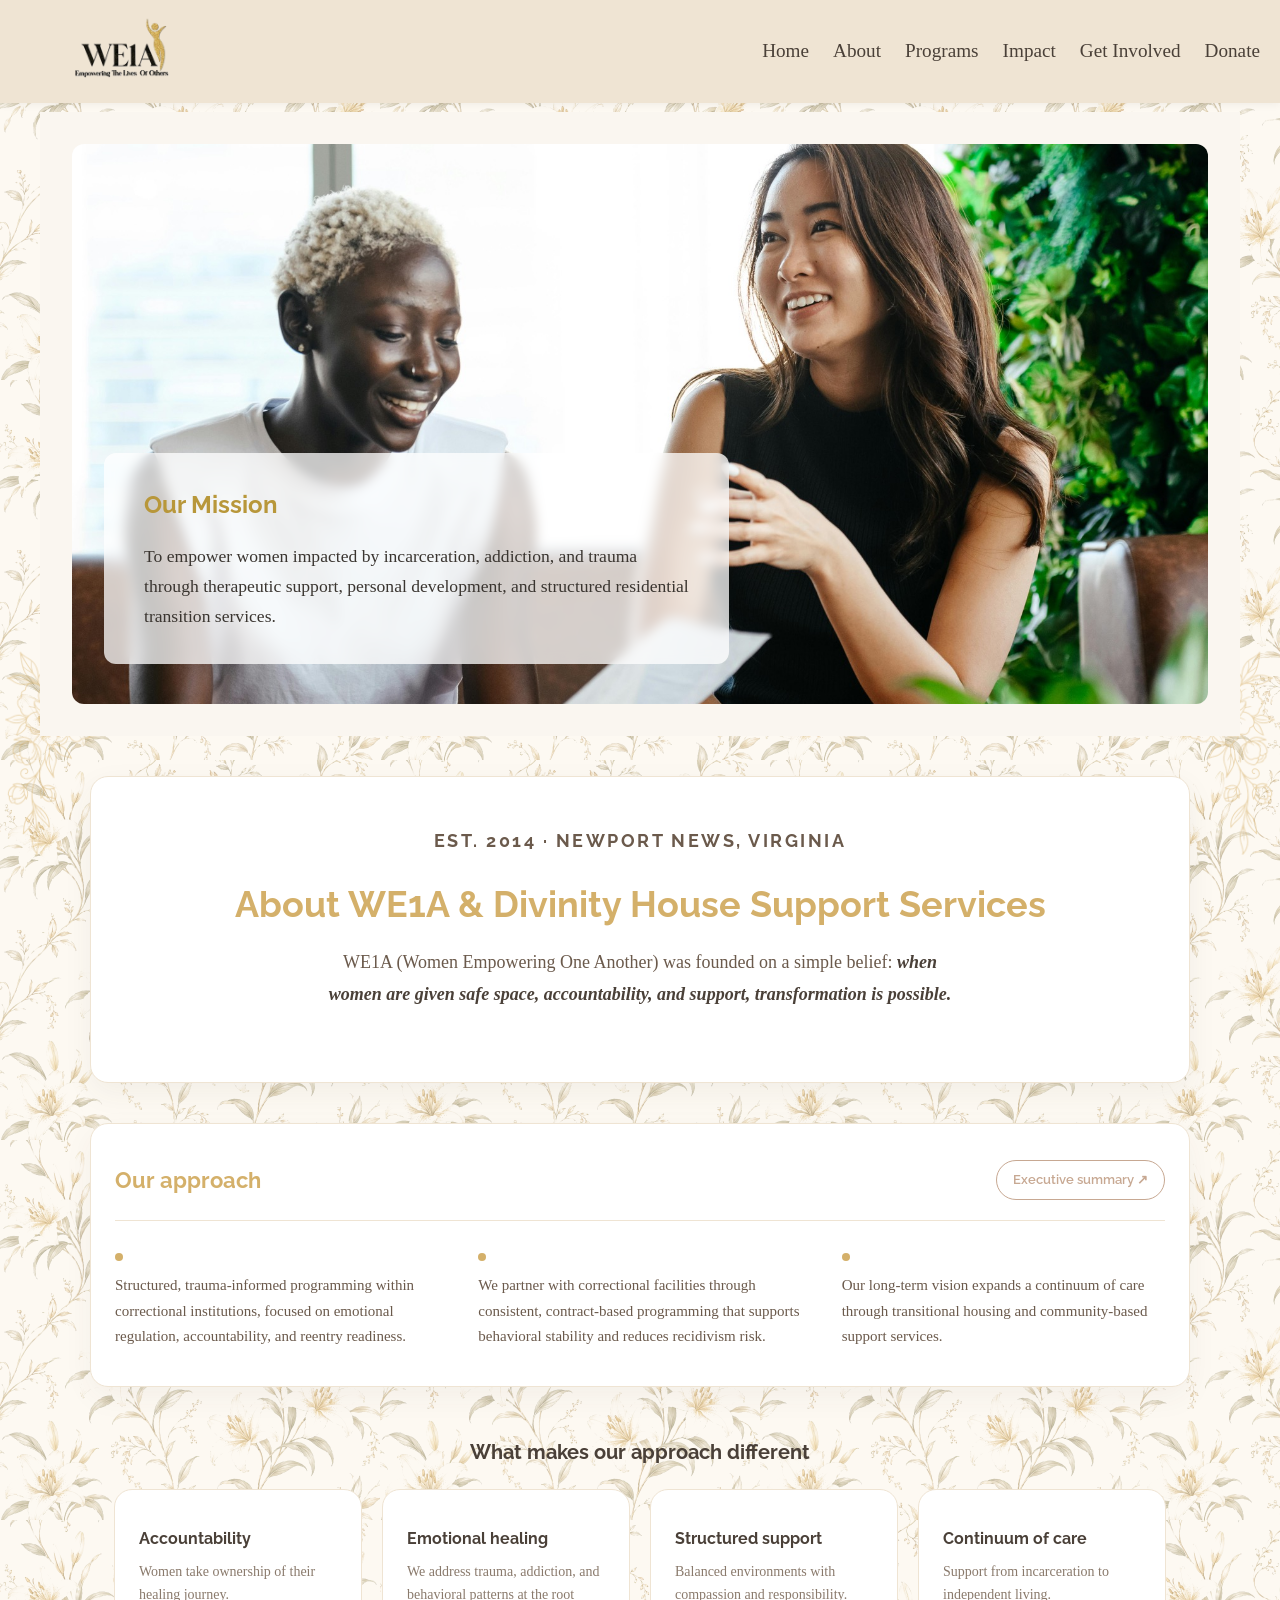
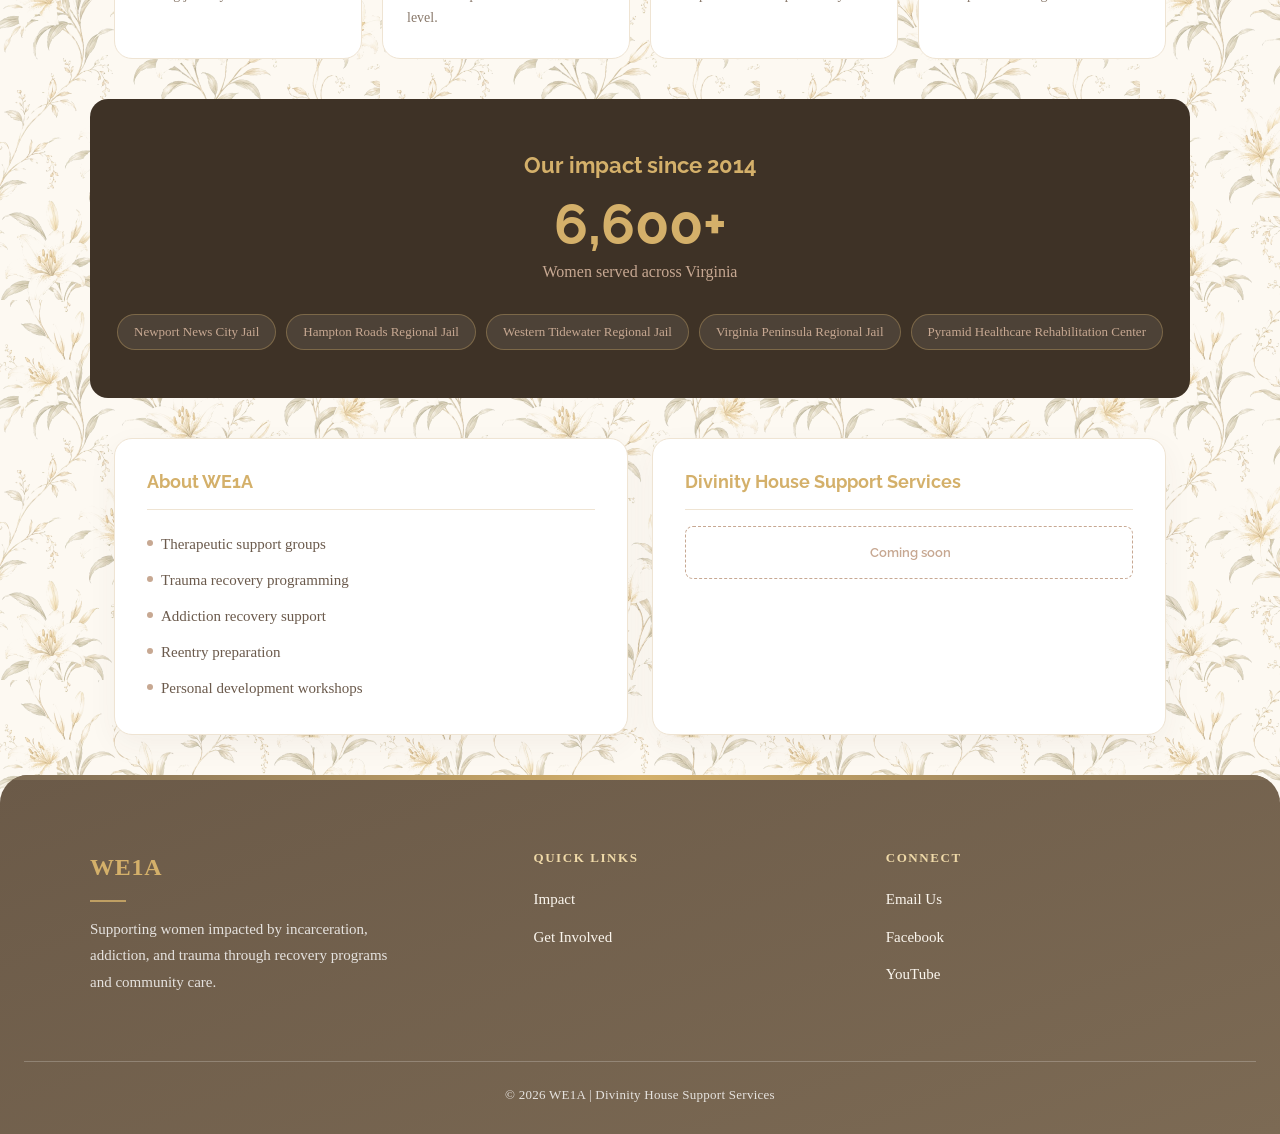
<file: about.html>
<!DOCTYPE html>
<html lang="en">
<head>
    <meta charset="UTF-8">
    <meta name="viewport" content="width=device-width, initial-scale=1.0">
    <title>About WE1A & Divinity House Support Services</title>
    <meta name="description" content="Founded in 2014 in Newport News, Virginia, WE1A empowers women impacted by incarceration, addiction, and trauma through safe space, accountability, and support.">
    <link rel="stylesheet" href="styles.css/about.css">
    <link rel="stylesheet" href="styles.css/header.css">
    <link rel="stylesheet" href="styles.css/footer.css">
</head>
<body>
    <!-- Botanical corner accents (decorative only) -->
    <div class="corner-decor" aria-hidden="true">
      <img class="corner corner--tl" src="images/top-left.png" alt="" />
      <img class="corner corner--tr" src="images/top-right.png" alt="" />
    </div>
    <header class="header">
         <div class="logoimg"><img src="images/we1a_logo_no_bg.png" alt="WE1A logo"></div>
    <nav>
          <a href="index.html">Home</a>
    <a href="about.html">About</a>
    <a href="programs.html">Programs</a>
    <a href="impact.html">Impact</a>
    <a href="getInvolved.html">Get Involved</a>
    <a href="donate.html">Donate</a>
  

    </nav>
    </header>

<section class="carousel">
  <div class="slides">

    <!-- Slide 1 -->
    <div class="slide active">
      
      <div class="slide-image">
        <img src="images/pexels-alexander-suhorucov-6457488.jpg" alt="Mission">
      </div>

      <div class="slide-card">
        <h2>Our Mission</h2>
       <p>
          To empower women impacted by incarceration, addiction, and trauma
          through therapeutic support, personal development, and structured
          residential transition services.
        </p>
      </div>

    </div>

    <!-- Slide 2 -->
    <div class="slide">

      <div class="slide-image">
        <img src="images/pexels-rethaferguson-3811108.jpg" alt="Vision">
      </div>

      <div class="slide-card">
        <h2>Our Vision</h2>
        <p>
          Communities where women are not defined by their past — but supported
          in building stable futures.
        </p>
      </div>

    </div>

  </div>
</section>
<!-- ── Hero ── -->
<div class="hero-banner">
  <p class="hero-eyebrow">Est. 2014 · Newport News, Virginia</p>
  <h1>About WE1A &amp; Divinity House Support Services</h1>
  <p>WE1A (Women Empowering One Another) was founded on a simple belief:
    <em>when women are given safe space, accountability, and support, transformation is possible.</em>
  </p>
 
</div>
 
<!-- ── Approach ── -->
<div class="approach">
  <div class="approach-intro">
    <h2>Our approach</h2>
    <a class="excutive-summary" href="excutive-summary.html">Executive summary ↗</a>
  </div>
  <div class="approach-item">
    <div class="approach-dot"></div>
    <p>Structured, trauma-informed programming within correctional institutions, focused on emotional regulation, accountability, and reentry readiness.</p>
  </div>
  <div class="approach-item">
    <div class="approach-dot"></div>
    <p>We partner with correctional facilities through consistent, contract-based programming that supports behavioral stability and reduces recidivism risk.</p>
  </div>
  <div class="approach-item">
    <div class="approach-dot"></div>
    <p>Our long-term vision expands a continuum of care through transitional housing and community-based support services.</p>
  </div>
</div>
 
<!-- ── Cards ── -->
<div class="cards-section">
  <p class="section-label">What makes our approach different</p>
  <div class="card-grid">
    <div class="card">
      <div class="card-icon" aria-hidden="true"><i class="ti ti-heart-handshake"></i></div>
      <h3>Accountability</h3>
      <p>Women take ownership of their healing journey.</p>
    </div>
    <div class="card">
      <div class="card-icon" aria-hidden="true"><i class="ti ti-seeding"></i></div>
      <h3>Emotional healing</h3>
      <p>We address trauma, addiction, and behavioral patterns at the root level.</p>
    </div>
    <div class="card">
      <div class="card-icon" aria-hidden="true"><i class="ti ti-layout-grid"></i></div>
      <h3>Structured support</h3>
      <p>Balanced environments with compassion and responsibility.</p>
    </div>
    <div class="card">
      <div class="card-icon" aria-hidden="true"><i class="ti ti-arrows-right-left"></i></div>
      <h3>Continuum of care</h3>
      <p>Support from incarceration to independent living.</p>
    </div>
  </div>
</div>
 
<!-- ── Impact ── -->
<div class="impact-section">
  <h2>Our impact since 2014</h2>
  <div class="stat-num">6,600+</div>
  <p class="stat-label">Women served across Virginia</p>
  <div class="facility-pills">
    <span class="pill">Newport News City Jail</span>
    <span class="pill">Hampton Roads Regional Jail</span>
    <span class="pill">Western Tidewater Regional Jail</span>
    <span class="pill">Virginia Peninsula Regional Jail</span>
    <span class="pill">Pyramid Healthcare Rehabilitation Center</span>
  </div>
</div>
 
<!-- ── Two-column ── -->
<div class="two-col">
  <div class="col-card">
    <h2>About WE1A</h2>
    <ul>
      <li>Therapeutic support groups</li>
      <li>Trauma recovery programming</li>
      <li>Addiction recovery support</li>
      <li>Reentry preparation</li>
      <li>Personal development workshops</li>
    </ul>
  </div>
  <div class="col-card">
    <h2>Divinity House Support Services</h2>
    <div class="coming-soon">
      <i class="ti ti-clock" aria-hidden="true"></i> &nbsp;Coming soon
    </div>
  </div>
</div>

<footer class="footer">

  <div class="footer-container">

    <!-- Organization Info -->
    <div class="footer-column">
      <h3>WE1A</h3>
      <p>
        Supporting women impacted by incarceration, addiction, and trauma
         through recovery programs <!--housing support, --> and community care. 
      </p>
    </div>

    <!-- Navigation -->
    <div class="footer-column">
      <h4>Quick Links</h4>
      <a href="impact.html">Impact</a>
      <a href="getInvolved.html">Get Involved</a>
    </div>

    <!-- Contact -->
    <div class="footer-column">
      <h4>Connect</h4>
      <a href="mailto:c.williams@we1a.org">Email Us</a>
      <a href="https://facebook.com/yourpage" target="_blank">Facebook</a>
         <a href="https://youtube.com/@womenempoweringoneanother?si=aopuIAqbBX-JPqeE" target="_blank">YouTube</a>
    </div>

  </div>

  <div class="footer-bottom">
    © 2026 WE1A | Divinity House Support Services
  </div>

</footer>
<script src="JavaScript/about.js"></script>
<script src="JavaScript/header.js"></script>
</body>
</html>
</file>
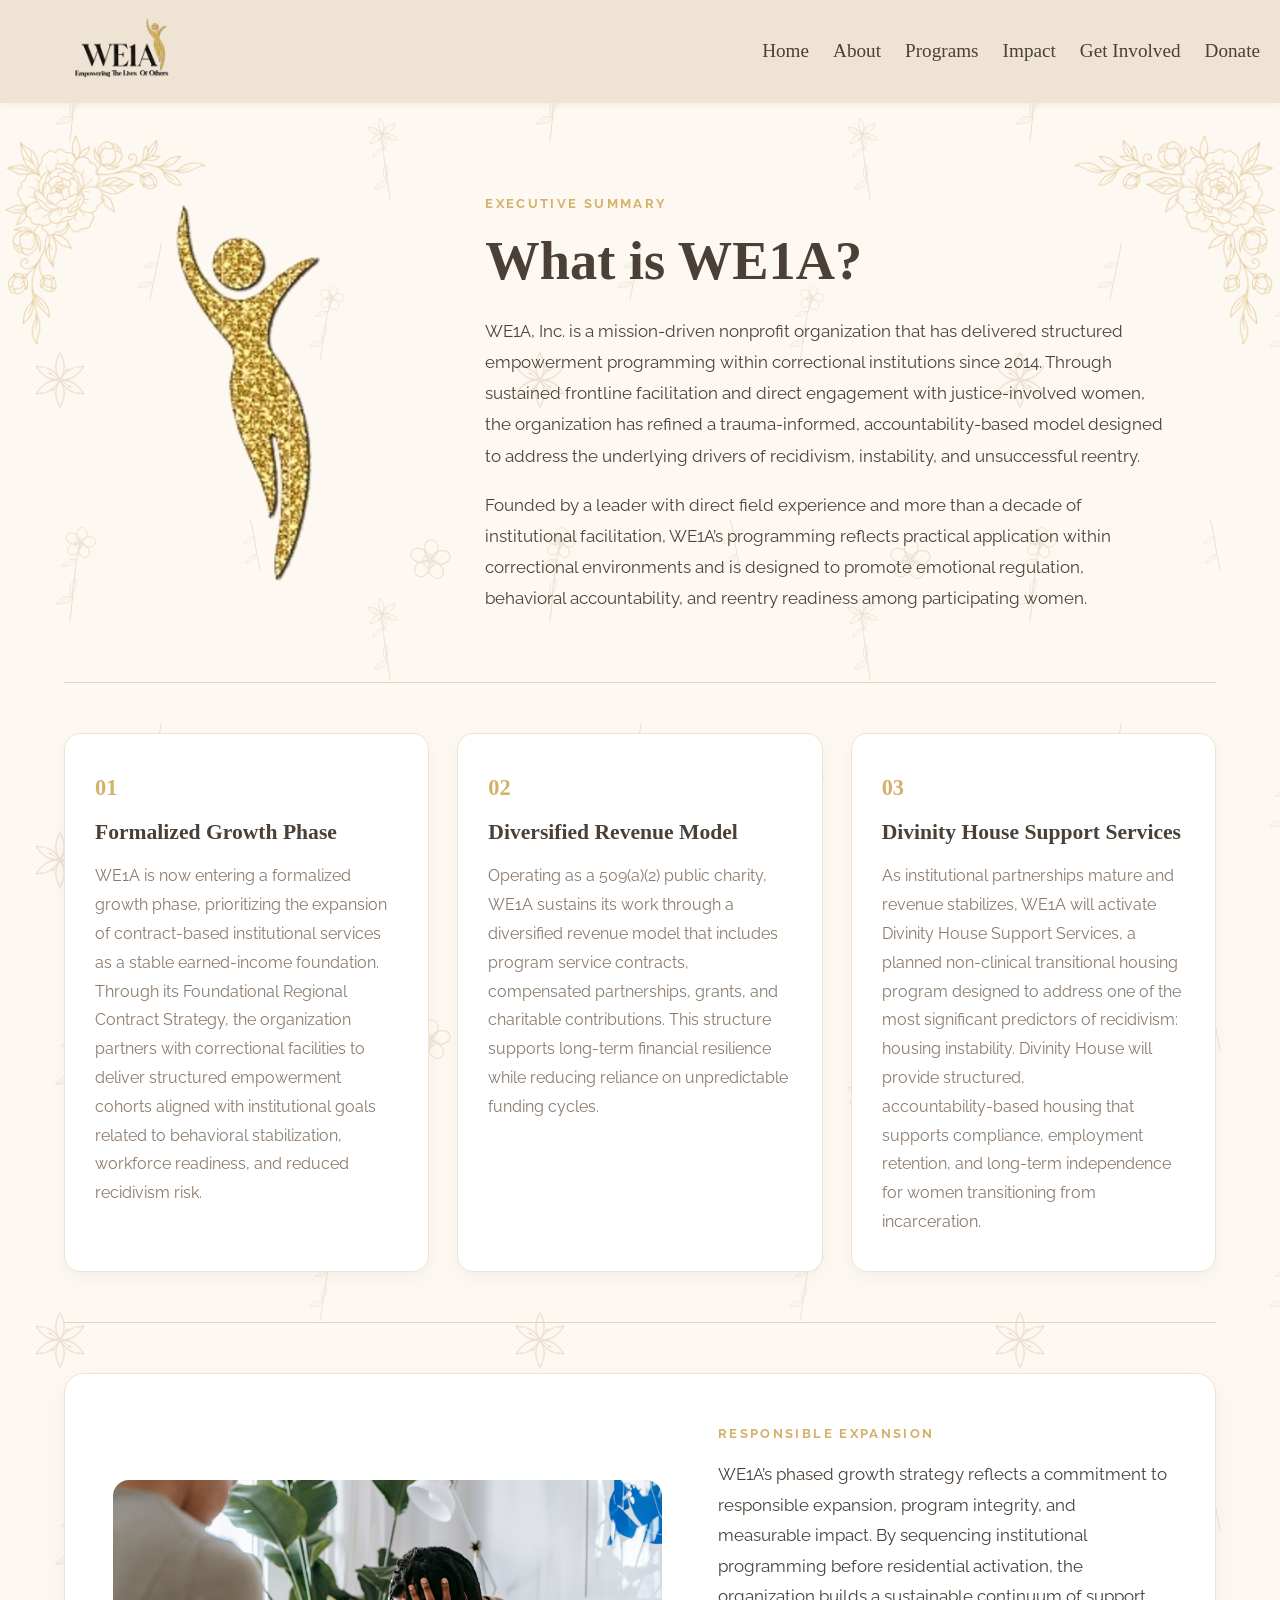
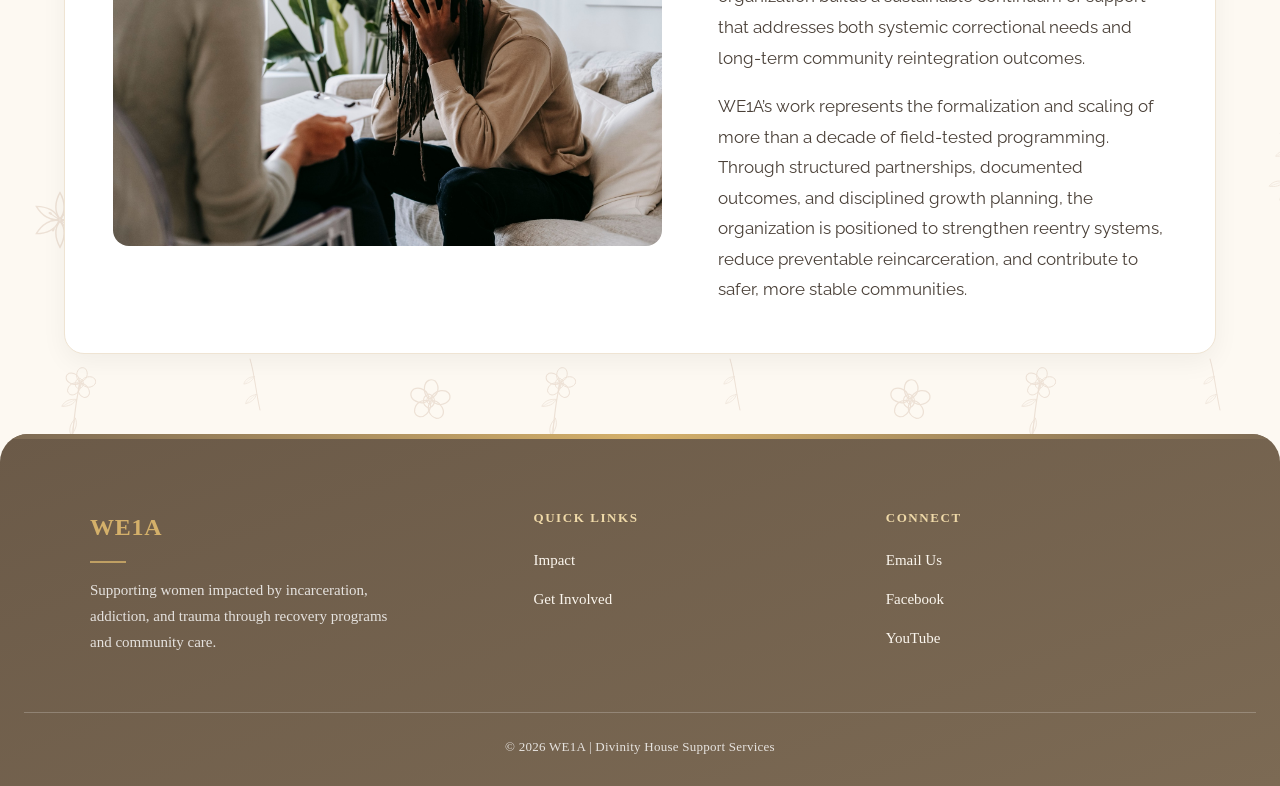
<file: excutive-summary.html>
<!doctype html>
<html lang="en">
  <head>
    <meta charset="UTF-8" />
    <meta name="viewport" content="width=device-width, initial-scale=1.0" />
    <link rel="stylesheet" href="styles.css/excutive.css" />
    <link rel="stylesheet" href="styles.css/header.css" />
    <link rel="stylesheet" href="styles.css/footer.css" />

    <title>What is WE1A?</title>
    <meta name="description" content="An executive summary of WE1A's mission-driven programming for justice-involved women and its planned Divinity House transitional housing services.">
  </head>
  <body>
    <!-- Botanical corner accents (decorative only) -->
    <div class="corner-decor" aria-hidden="true">
      <img class="corner corner--tl" src="images/top-left.png" alt="" />
      <img class="corner corner--tr" src="images/top-right.png" alt="" />
    </div>

    <header class="header">
      <div class="logoimg"><img src="images/we1a_logo_no_bg.png" alt="WE1A logo" /></div>
      <!-- <div class="logo"> WE1A & DHSS</div> -->
      <nav>
        <a href="index.html">Home</a>
        <a href="about.html">About</a>
        <a href="programs.html">Programs</a>
        <a href="impact.html">Impact</a>
        <a href="getInvolved.html">Get Involved</a>
        <a href="donate.html">Donate</a>
      </nav>
    </header>
    <main class="exec">
      <!-- ── Intro ── -->
      <section class="exec-hero reveal">
        <div class="exec-hero__logo">
          <img src="images/logo-icon.png" alt="WE1A logo" />
        </div>

        <div class="exec-hero__body">
          <p class="exec-eyebrow">Executive Summary</p>
          <h1 class="exec-title">What is WE1A?</h1>
          <p>
            WE1A, Inc. is a mission‑driven nonprofit organization that has
            delivered structured empowerment programming within correctional
            institutions since 2014. Through sustained frontline facilitation
            and direct engagement with justice‑involved women, the organization
            has refined a trauma‑informed, accountability‑based model designed
            to address the underlying drivers of recidivism, instability, and
            unsuccessful reentry.
          </p>
          <p>
            Founded by a leader with direct field experience and more than a
            decade of institutional facilitation, WE1A’s programming reflects
            practical application within correctional environments and is
            designed to promote emotional regulation, behavioral accountability,
            and reentry readiness among participating women.
          </p>
        </div>
      </section>

      <!-- ── Divider ── -->
      <hr class="exec-divider reveal" />

      <!-- ── Three-column breakdown ── -->
      <section class="exec-columns reveal">
        <div class="exec-col">
          <span class="exec-col__num">01</span>
          <h2 class="exec-col__title">Formalized Growth Phase</h2>
          <p>
            WE1A is now entering a formalized growth phase, prioritizing the
            expansion of contract‑based institutional services as a stable
            earned‑income foundation. Through its Foundational Regional Contract
            Strategy, the organization partners with correctional facilities to
            deliver structured empowerment cohorts aligned with institutional
            goals related to behavioral stabilization, workforce readiness, and
            reduced recidivism risk.
          </p>
        </div>

        <div class="exec-col">
          <span class="exec-col__num">02</span>
          <h2 class="exec-col__title">Diversified Revenue Model</h2>
          <p>
            Operating as a 509(a)(2) public charity, WE1A sustains its work
            through a diversified revenue model that includes program service
            contracts, compensated partnerships, grants, and charitable
            contributions. This structure supports long‑term financial
            resilience while reducing reliance on unpredictable funding cycles.
          </p>
        </div>

        <div class="exec-col">
          <span class="exec-col__num">03</span>
          <h2 class="exec-col__title">Divinity House Support Services</h2>
          <p>
            As institutional partnerships mature and revenue stabilizes, WE1A
            will activate Divinity House Support Services, a planned
            non‑clinical transitional housing program designed to address one of
            the most significant predictors of recidivism: housing instability.
            Divinity House will provide structured, accountability‑based housing
            that supports compliance, employment retention, and long‑term
            independence for women transitioning from incarceration.
          </p>
        </div>
      </section>

      <!-- ── Divider ── -->
      <hr class="exec-divider reveal" />

      <!-- ── Closing / Where it's going ── -->
      <section class="exec-closing reveal">
        <div class="exec-closing__media">
          <img
            class="exec-photo"
            src="images/pexels-alex-green-5699455.jpg"
            alt="WE1A program participants"
          />
        </div>
        <div class="exec-closing__body">
          <p class="exec-eyebrow">Responsible Expansion</p>
          <p>
            WE1A’s phased growth strategy reflects a commitment to responsible
            expansion, program integrity, and measurable impact. By sequencing
            institutional programming before residential activation, the
            organization builds a sustainable continuum of support that
            addresses both systemic correctional needs and long‑term community
            reintegration outcomes.
          </p>
          <p>
            WE1A’s work represents the formalization and scaling of more than a
            decade of field‑tested programming. Through structured partnerships,
            documented outcomes, and disciplined growth planning, the
            organization is positioned to strengthen reentry systems, reduce
            preventable reincarceration, and contribute to safer, more stable
            communities.
          </p>
        </div>
      </section>
    </main>

    <footer class="footer">
      <div class="footer-container">
        <!-- Organization Info -->
        <div class="footer-column">
          <h3>WE1A</h3>
          <p>
            Supporting women impacted by incarceration, addiction, and trauma
            through recovery programs
            <!--housing support, -->
            and community care.
          </p>
        </div>

        <!-- Navigation -->
        <div class="footer-column">
          <h4>Quick Links</h4>
          <a href="impact.html">Impact</a>
          <a href="getInvolved.html">Get Involved</a>
        </div>

        <!-- Contact -->
        <div class="footer-column">
          <h4>Connect</h4>
          <a href="mailto:c.williams@we1a.org">Email Us</a>
          <a href="https://facebook.com/yourpage" target="_blank">Facebook</a>
          <a
            href="https://youtube.com/@womenempoweringoneanother?si=aopuIAqbBX-JPqeE"
            target="_blank"
            >YouTube</a
          >
        </div>
      </div>

      <div class="footer-bottom">
        © 2026 WE1A | Divinity House Support Services
      </div>
    </footer>
    <script src="JavaScript/header.js"></script>
    <script src="JavaScript/executive.js"></script>
  </body>
</html>
</file>
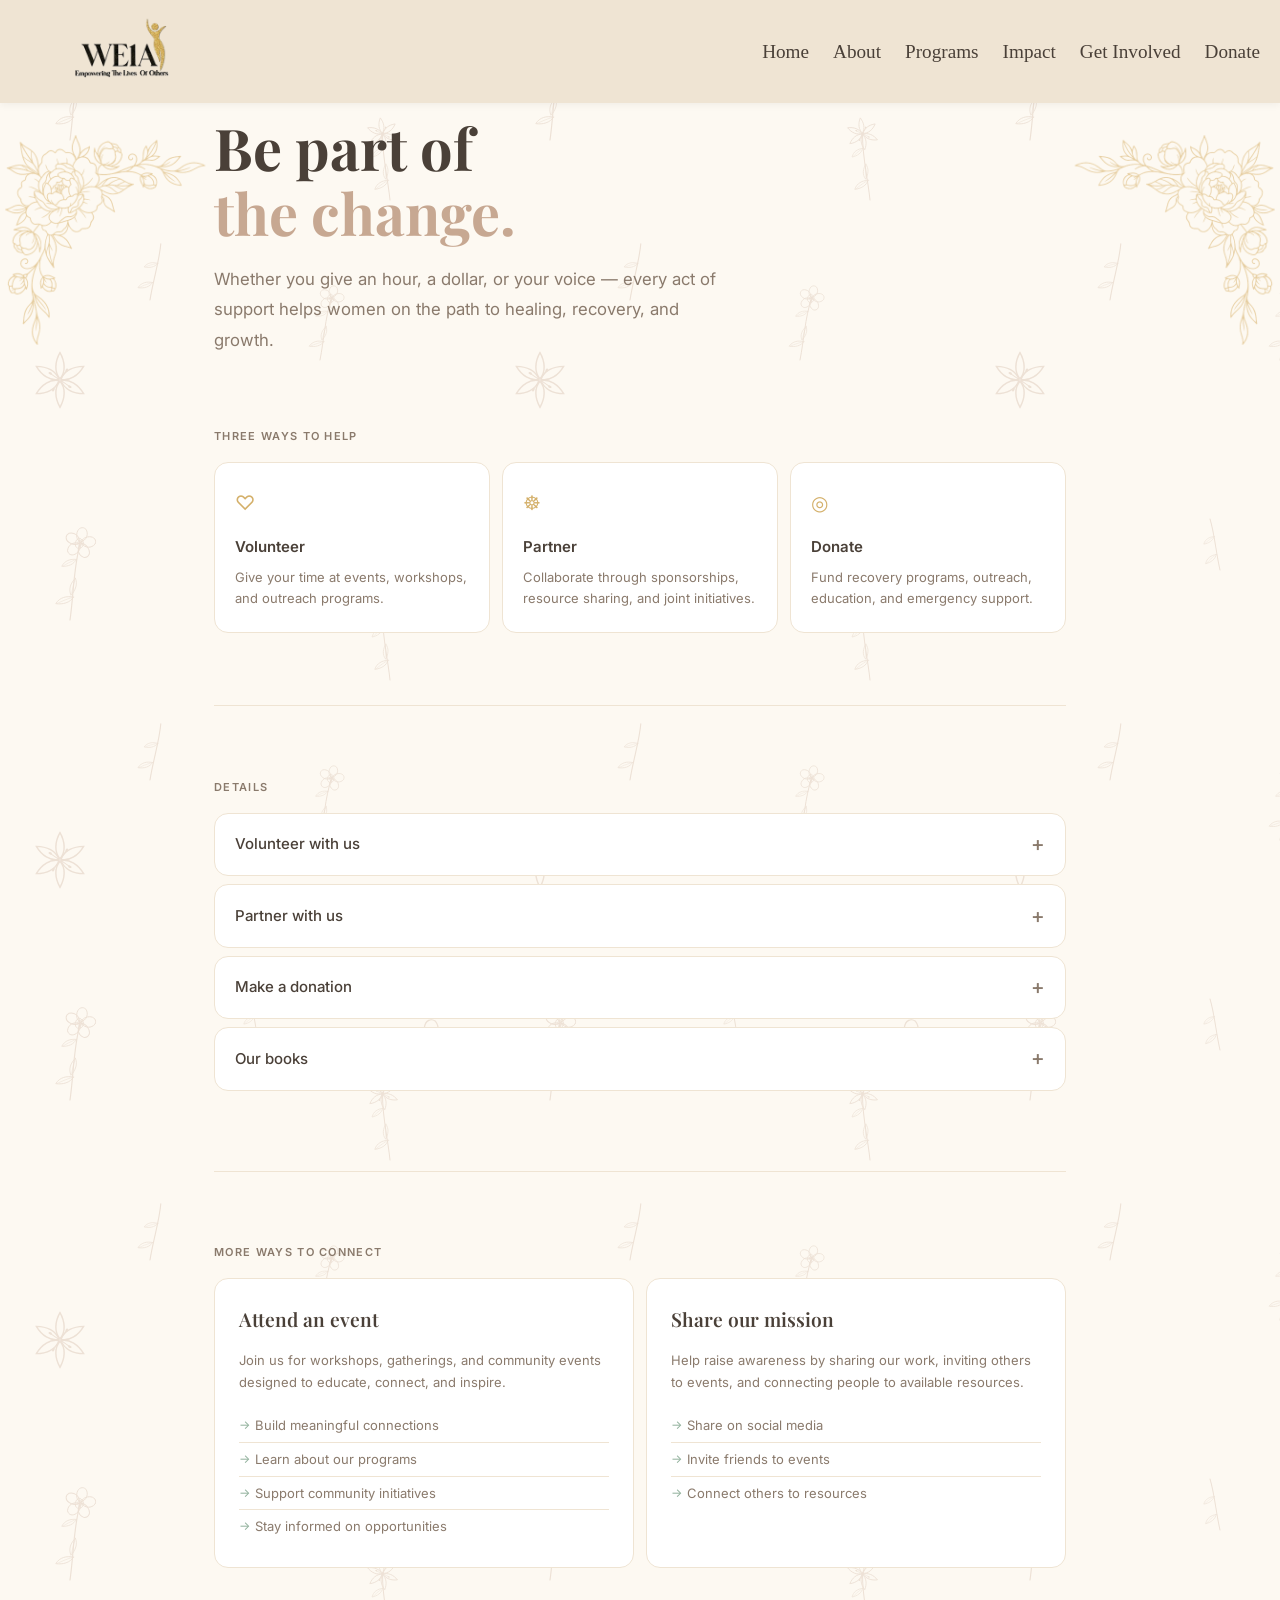
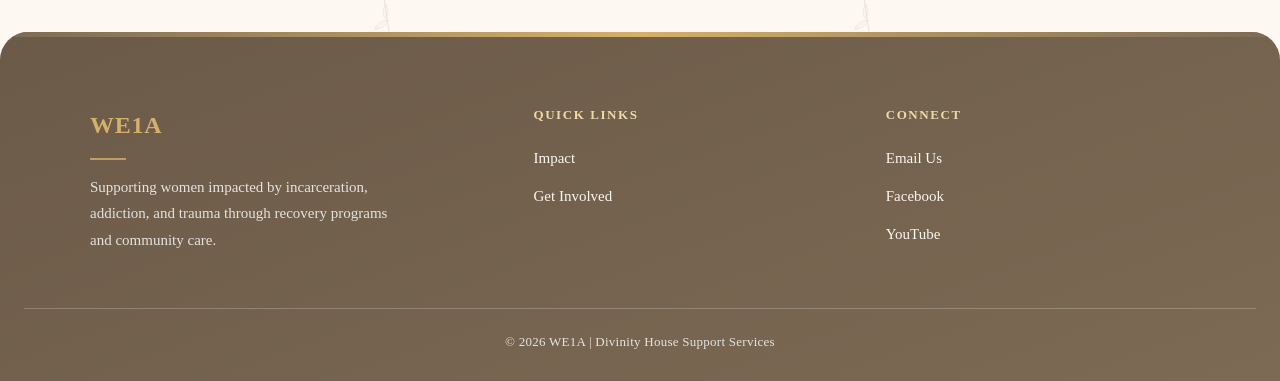
<file: getInvolved.html>
<!DOCTYPE html>
<html lang="en">
<head>
    <meta charset="UTF-8">
    <meta name="viewport" content="width=device-width, initial-scale=1.0">
    <title>Get Involved | WE1A</title>
    <meta name="description" content="Get involved with WE1A through volunteering, donating, or partnering to support women impacted by incarceration, addiction, and trauma.">
    <link rel="stylesheet" href="styles.css/getInvolved.css">
    <link rel="stylesheet" href="styles.css/header.css">
    <link rel="stylesheet" href="styles.css/footer.css">
    <link rel="preconnect" href="https://fonts.googleapis.com">
    <link rel="preconnect" href="https://fonts.gstatic.com" crossorigin>
    <link href="https://fonts.googleapis.com/css2?family=Playfair+Display:wght@400;600;700&family=Inter:wght@300;400;500;600&display=swap" rel="stylesheet">
</head>
<body>

  <!-- Botanical corner accents (decorative only) -->
  <div class="corner-decor" aria-hidden="true">
    <img class="corner corner--tl" src="images/top-left.png" alt="" />
    <img class="corner corner--tr" src="images/top-right.png" alt="" />
  </div>

  <header class="header">
    <div class="logoimg"><img src="images/we1a_logo_no_bg.png" alt="WE1A Logo"></div>
    <nav>
      <a href="index.html">Home</a>
      <a href="about.html">About</a>
      <a href="programs.html">Programs</a>
      <a href="impact.html">Impact</a>
      <a href="getInvolved.html">Get Involved</a>
      <a href="donate.html">Donate</a>
    </nav>
  </header>

  <!-- HERO -->
  <section class="gi-hero">
    <p class="gi-eyebrow">WE1A ·  <!-- Divinity House Support Services --></p>
    <h1>Be part of<br><span class="gi-accent">the change.</span></h1>
    <p class="gi-hero-sub">
      Whether you give an hour, a dollar, or your voice — every act of support
      helps women on the path to healing, recovery, and growth.
    </p>
  </section>

  <!-- THREE WAYS CARDS -->
  <section class="gi-ways-section">
    <p class="gi-section-label">Three ways to help</p>
    <div class="gi-ways">
      <div class="gi-way-card">
        <div class="gi-way-icon">&#9825;</div>
        <h3>Volunteer</h3>
        <p>Give your time at events, workshops, and outreach programs.</p>
      </div>
      <div class="gi-way-card">
        <div class="gi-way-icon">&#9784;</div>
        <h3>Partner</h3>
        <p>Collaborate through sponsorships, resource sharing, and joint initiatives.</p>
      </div>
      <div class="gi-way-card">
        <div class="gi-way-icon">&#9678;</div>
        <h3>Donate</h3>
        <p>Fund recovery programs, outreach, education, and emergency support.</p>
      </div>
    </div>
  </section>

  <div class="gi-divider"></div>

  <!-- ACCORDION DETAILS -->
  <section class="gi-accordion-section">
    <p class="gi-section-label">Details</p>

    <details class="gi-accordion">
      <summary>Volunteer with us <span class="gi-acc-icon">+</span></summary>
      <div class="gi-acc-body">
        <p>Volunteers are the heartbeat of our programs, events, and outreach efforts.</p>
        <h4>Ways to serve</h4>
        <ul>
          <li>Support community events</li>
          <li>Assist with workshops and programs</li>
          <li>Provide administrative support</li>
          <li>Mentor participants and families</li>
        </ul>
      </div>
    </details>

    <details class="gi-accordion">
      <summary>Partner with us <span class="gi-acc-icon">+</span></summary>
      <div class="gi-acc-body">
        <p>We collaborate with organizations, businesses, communities, and local leaders
           who share our commitment to lasting change.</p>
        <h4>Partnership opportunities</h4>
        <ul>
          <li>Community initiatives</li>
          <li>Program sponsorships</li>
          <li>Resource sharing</li>
          <li>Collaborative events</li>
        </ul>
      </div>
    </details>

    <details class="gi-accordion">
      <summary>Make a donation <span class="gi-acc-icon">+</span></summary>
      <div class="gi-acc-body">
        <p>Financial contributions sustain programs, provide resources, and support
           individuals and families in need.</p>
        <h4>Your support funds</h4>
        <ul>
          <li>Recovery and support programs</li>
          <li>Community outreach</li>
          <li>Educational services</li>
          <li>Emergency assistance</li>
        </ul>
      </div>
    </details>

    <details class="gi-accordion">
      <summary>Our books <span class="gi-acc-icon">+</span></summary>
      <div class="gi-acc-body">
        <p>Practical insight and inspiration for personal growth and transformation.</p>
        <h4>Available now</h4>
        <ul>
          <li><a href="https://a.co/d/0dgmhYhQ">Some Things Just Won't Do</a></li>
          <li><a href="https://a.co/d/0cACnfDW">Unchained Empowerment</a></li>
          <li><a href="https://a.co/d/04DYxqeh">When Survival Is No Longer Enough</a></li>
        </ul>
      </div>
    </details>
  </section>

  <div class="gi-divider"></div>

  <!-- BOTTOM TWO-COLUMN -->
  <section class="gi-connect-section">
    <p class="gi-section-label">More ways to connect</p>
    <div class="gi-connect-grid">

      <div class="gi-connect-card">
        <h3>Attend an event</h3>
        <p>Join us for workshops, gatherings, and community events designed to
           educate, connect, and inspire.</p>
        <ul>
          <li>Build meaningful connections</li>
          <li>Learn about our programs</li>
          <li>Support community initiatives</li>
          <li>Stay informed on opportunities</li>
        </ul>
      </div>

      <div class="gi-connect-card">
        <h3>Share our mission</h3>
        <p>Help raise awareness by sharing our work, inviting others to events,
           and connecting people to available resources.</p>
        <ul>
          <li>Share on social media</li>
          <li>Invite friends to events</li>
          <li>Connect others to resources</li>
        </ul>
      </div>

    </div>
  </section>

  <footer class="footer">
    <div class="footer-container">
      <div class="footer-column">
        <h3>WE1A</h3>
        <p>Supporting women impacted by incarceration, addiction, and trauma
           through recovery programs and community care.</p>
      </div>
      <div class="footer-column">
        <h4>Quick Links</h4>
        <a href="impact.html">Impact</a>
        <a href="getInvolved.html">Get Involved</a>
      </div>
      <div class="footer-column">
        <h4>Connect</h4>
        <a href="mailto:c.williams@we1a.org">Email Us</a>
        <a href="https://facebook.com/yourpage" target="_blank">Facebook</a>
        <a href="https://youtube.com/@womenempoweringoneanother?si=aopuIAqbBX-JPqeE" target="_blank">YouTube</a>
      </div>
    </div>
    <div class="footer-bottom">
      &copy; 2026 WE1A | Divinity House Support Services
    </div>
  </footer>

  <script src="JavaScript/header.js"></script>
</body>
</html>
</file>
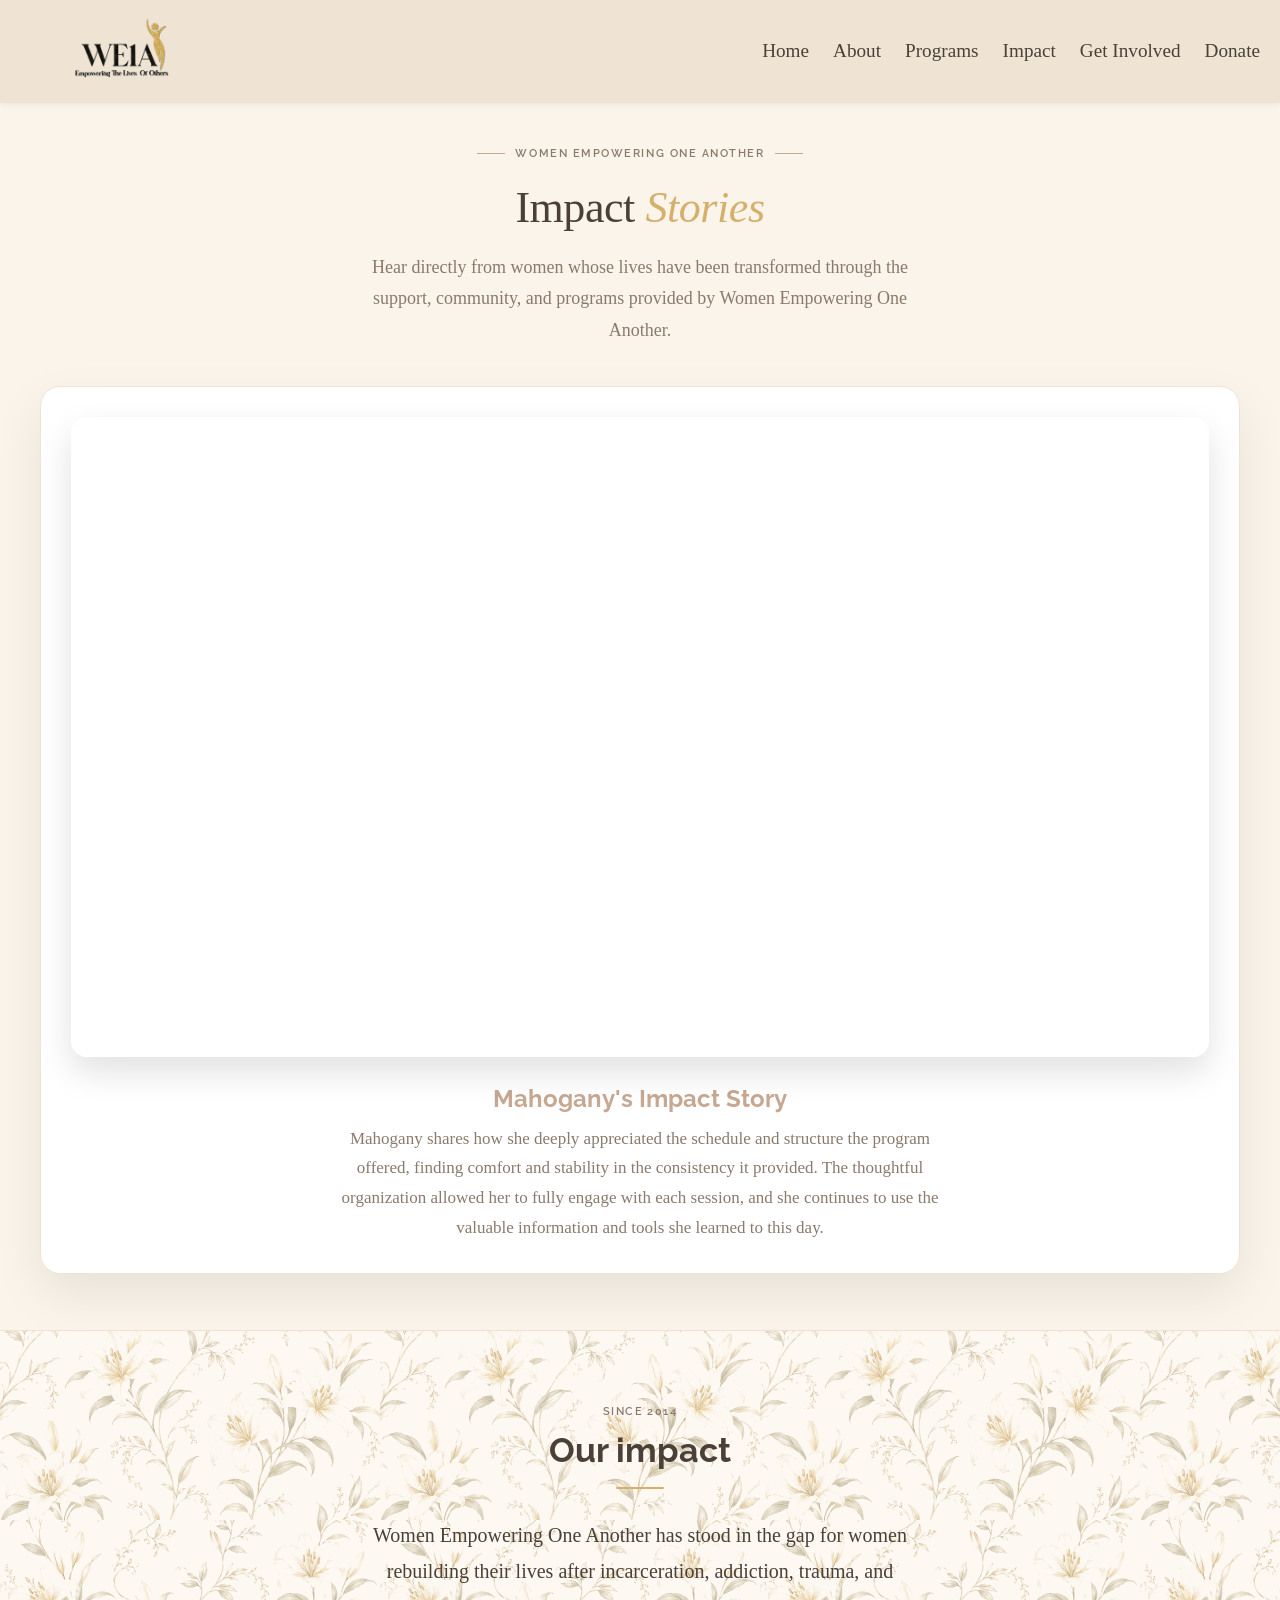
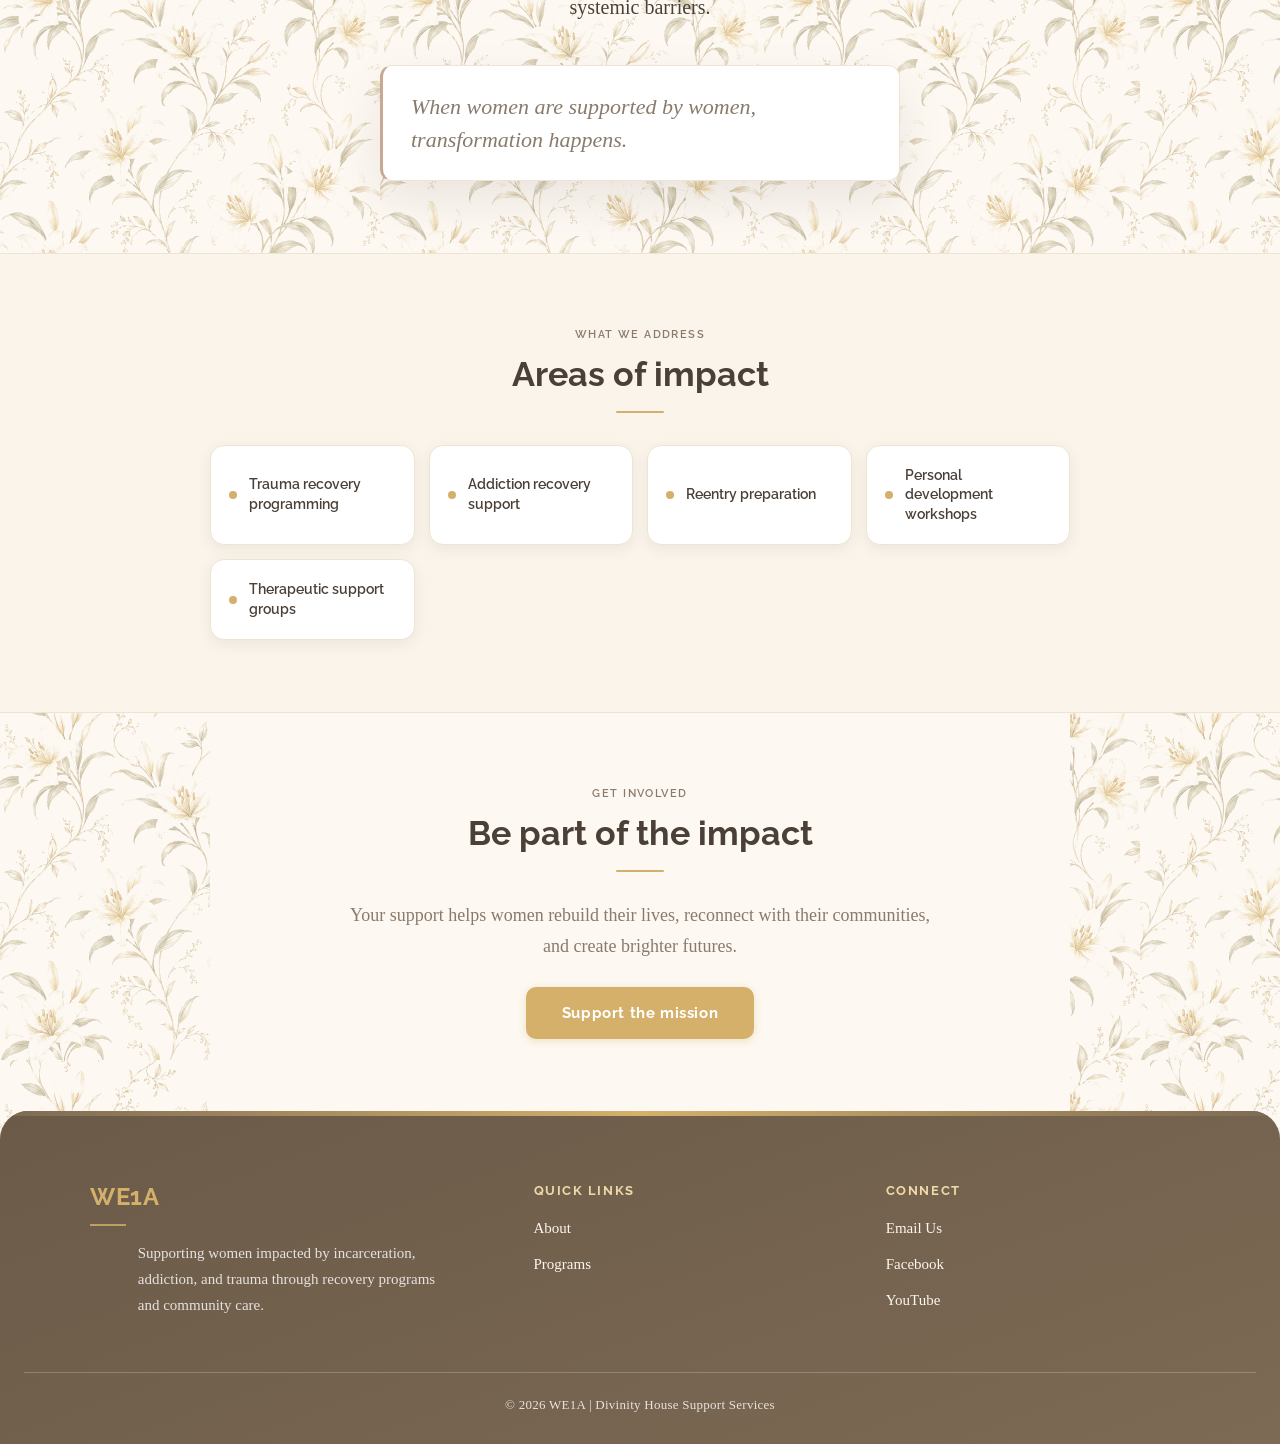
<file: impact.html>
<!DOCTYPE html>
<html lang="en">
<head>
  <meta charset="UTF-8">
  <meta name="viewport" content="width=device-width, initial-scale=1.0">
  <title>Impact — WE1A</title>
  <meta name="description" content="See WE1A's impact since 2014: thousands of women served through trauma-informed support groups, reentry programming, and community care.">
  <link rel="stylesheet" href="styles.css/impact.css">
  <link rel="stylesheet" href="styles.css/header.css">
  <link rel="stylesheet" href="styles.css/footer.css">
</head>
<body>

<!-- Botanical corner accents (decorative only) -->
<div class="corner-decor" aria-hidden="true">
  <img class="corner corner--tl" src="images/top-left.png" alt="" />
  <img class="corner corner--tr" src="images/top-right.png" alt="" />
</div>

<!-- HEADER -->
<header class="header">
  <div class="logoimg"><img src="images/we1a_logo_no_bg.png" alt="WE1A logo"></div>
  <nav>
    <a href="index.html">Home</a>
    <a href="about.html">About</a>
    <a href="programs.html">Programs</a>
    <a href="impact.html">Impact</a>
    <a href="getInvolved.html">Get Involved</a>
    <a href="donate.html">Donate</a>
  </nav>
</header>

<!-- VIDEO HERO -->
<section class="impact-videos">

  <p class="section-eyebrow">Women Empowering One Another</p>
  <h1 class="section-title">Impact <em>Stories</em></h1>
  <p class="section-subtitle">
    Hear directly from women whose lives have been transformed through the support,
    community, and programs provided by Women Empowering One Another.
  </p>

  <div class="custom-video-carousel">
    <div class="video-wrapper">
      <iframe
        id="carouselVideo"
        width="100%"
        height="500"
        frameborder="0"
        allow="accelerometer; autoplay; clipboard-write; encrypted-media; gyroscope; picture-in-picture"
        allowfullscreen>
      </iframe>
      <button class="carousel-btn prev" onclick="prevVideo()">&#8249;</button>
      <button class="carousel-btn next" onclick="nextVideo()">&#8250;</button>
    </div>
    <div class="video-info">
      <h3 id="videoTitle"></h3>
      <p id="videoDescription"></p>
    </div>
  </div>

</section>

<!-- IMPACT MESSAGE -->
<section class="hero section">

  <div class="hero-card">
    <span class="section-label">Since 2014</span>
    <h2>Our impact</h2>
    <div class="divider"></div>
    <p class="lead">
      Women Empowering One Another has stood in the gap for women rebuilding their
      lives after incarceration, addiction, trauma, and systemic barriers.
    </p>
  </div>

  <blockquote class="quote">
    When women are supported by women, transformation happens.
  </blockquote>

</section>

<!-- IMPACT AREAS -->
<section class="section-alt">

  <span class="section-label">What we address</span>
  <h2>Areas of impact</h2>
  <div class="divider"></div>

  <div class="impact-grid">
    <div class="impact-card">Trauma recovery programming</div>
    <div class="impact-card">Addiction recovery support</div>
    <div class="impact-card">Reentry preparation</div>
    <div class="impact-card">Personal development workshops</div>
    <div class="impact-card">Therapeutic support groups</div>
  </div>

</section>

<!-- CTA -->
<section class="cta section">

  <span class="section-label">Get involved</span>
  <h2>Be part of the impact</h2>
  <div class="divider"></div>

  <p>
    Your support helps women rebuild their lives, reconnect with their communities,
    and create brighter futures.
  </p>

  <a class="cta-button" href="donate.html">Support the mission</a>

</section>

<!-- FOOTER -->
<footer class="footer">
  <div class="footer-container">
    <div class="footer-column">
      <h3>WE1A</h3>
      <p class="footer-p">
        Supporting women impacted by incarceration, addiction, and trauma through
        recovery programs and community care.
      </p>
    </div>
    <div class="footer-column">
      <h4>Quick Links</h4>
      <a href="about.html">About</a>
      <a href="programs.html">Programs</a>
    </div>
    <div class="footer-column">
      <h4>Connect</h4>
      <a href="mailto:c.williams@we1a.org">Email Us</a>
      <a href="https://facebook.com/yourpage" target="_blank">Facebook</a>
      <a href="https://youtube.com/@womenempoweringoneanother?si=aopuIAqbBX-JPqeE" target="_blank">YouTube</a>
    </div>
  </div>
  <div class="footer-bottom">
    &copy; 2026 WE1A | Divinity House Support Services
  </div>
</footer>

<script src="JavaScript/impact.js"></script>
<script src="JavaScript/header.js"></script>

</body>
</html>
</file>
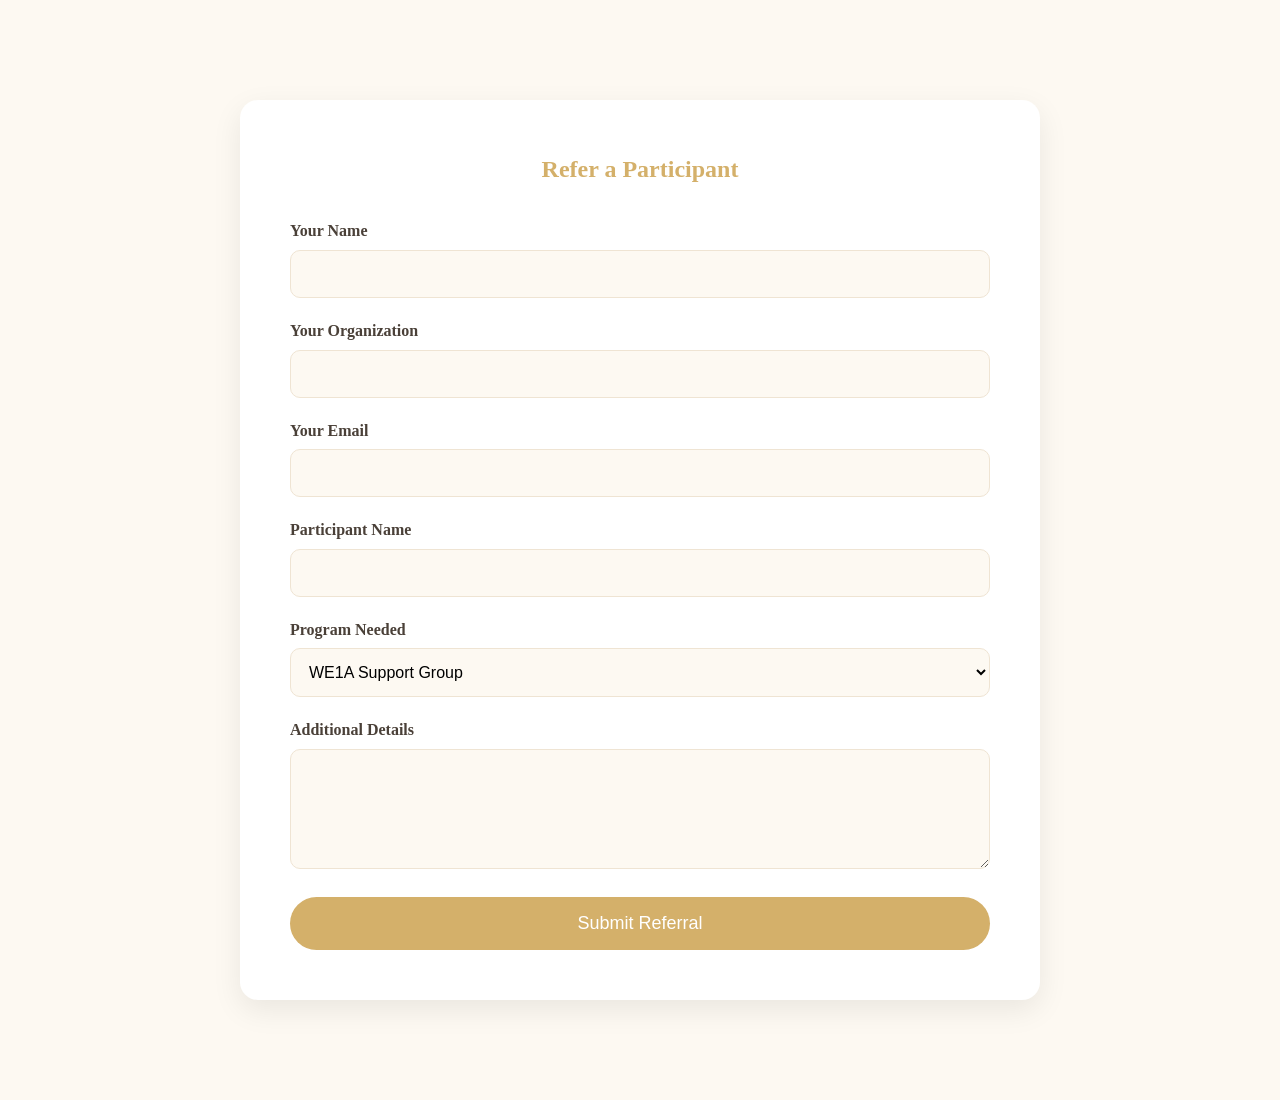
<file: refer.html>
<!DOCTYPE html>
<html lang="en">
<head>
    <meta charset="UTF-8">
    <meta name="viewport" content="width=device-width, initial-scale=1.0">
    <title>Refer a Participant | WE1A</title>
    <meta name="description" content="Refer a participant to WE1A's support groups, Divinity Housing, or reentry support programs.">
    <link rel="stylesheet" href="styles.css/style.css">
</head>
<body>
    <section class="form-section">
  <div class="form-container">
    <h2>Refer a Participant</h2>

    <form>
      <div class="form-group">
        <label>Your Name</label>
        <input type="text" required>
      </div>

      <div class="form-group">
        <label>Your Organization</label>
        <input type="text">
      </div>

      <div class="form-group">
        <label>Your Email</label>
        <input type="email" required>
      </div>

      <div class="form-group">
        <label>Participant Name</label>
        <input type="text" required>
      </div>

      <div class="form-group">
        <label>Program Needed</label>
        <select>
          <option>WE1A Support Group</option>
          <option>Divinity Housing</option>
          <option>Reentry Support</option>
        </select>
      </div>

      <div class="form-group">
        <label>Additional Details</label>
        <textarea></textarea>
      </div>

      <button class="form-btn">Submit Referral</button>
    </form>
  </div>
</section>
<script src="JavaScript/header.js"></script>
</body>
</html>
</file>
<file: styles.css/about.css>
/* ============================= */
/* GOOGLE FONTS */
/* ============================= */

@import url('https://fonts.googleapis.com/css2?family=Raleway:wght@400;500;600;700&family=Tinos:wght@400;700&display=swap');

/* ============================= */
/* ROOT VARIABLES */
/* ============================= */

:root {
  --primary: #D4B06A;
  --accent: #C7A892;
  --bg: #FDF9F2;
  --surface: #FFFFFF;
  --bg-card: #FFFFFF;
  --text: #4A4038;
  --text-mid: #6B5A4C;
  --muted: #8A7A6C;
  --border: #EFE4D3;
  --dark-bg: #3E3226;
  --card-radius: 18px;
  --pill-radius: 999px;
}

/* ============================= */
/* RESET */
/* ============================= */

* {
  margin: 0;
  padding: 0;
  box-sizing: border-box;
}

/* ============================= */
/* BODY */
/* ============================= */

body {
  font-family: 'Tinos', serif;
  color: var(--text);
  line-height: 1.7;
  background: var(--bg) url("../images/floral-lily-tile.png") repeat;
  background-size: 380px 380px;
  padding-top: 80px;
}

/* Desktop header renders ~103px tall, taller than the 80px mobile offset;
   bump clearance so the fixed header doesn't clip the top of the carousel. */
@media (min-width: 769px) {
  body {
    padding-top: 112px;
  }
}

/* ============================= */
/* TYPOGRAPHY */
/* ============================= */

h1, h2 {
  font-family: "Raleway", sans-serif;
}

h2 {
  font-size: 32px;
  font-weight: 700;
  color: var(--primary);
  margin-bottom: 20px;
}

h3 {
  font-size: 22px;
  font-weight: 600;
  color: var(--muted);
  margin-bottom: 12px;
}

p {
  font-size: 17px;
  margin-bottom: 18px;
}

strong {
  color: var(--primary);
}

/* ============================= */
/* GLOBAL SECTIONS */
/* ============================= */

section {
  padding: 20px 10%;
  max-width: 1200px;
  margin: auto;
}

/* ============================= */
/* NAVIGATION */
/* ============================= */

nav a {
  text-decoration: none;
  color: var(--text);
  font-weight: 500;
  padding: 10px;
  font-size: larger;
}

nav a:hover {
  color: var(--accent);
}

/* === CAROUSEL === */
.carousel {
  width: 100%;
  background: #faf6f0; /* warm cream background matching the screenshot */
  padding: 2rem;
  box-sizing: border-box;
}

.slides {
  width: 100%;
}

/* === SLIDE: image is the full container, card overlays on top === */
.slide {
  display: none;
  position: relative; /* card will be positioned relative to this */
  border-radius: 12px;
  overflow: hidden;
  max-width: 1140px;
  margin: 0 auto;
}

.slide.active {
  display: block;
}

/* === IMAGE fills the slide === */
.slide-image {
  width: 100%;
  height: 560px; /* desktop height */
}

.slide-image img {
  width: 100%;
  height: 100%;
  object-fit: cover;
  object-position: center 15%;
  display: block;
}

/* === CARD overlays bottom-left of the image === */
.slide-card {
  position: absolute;
  bottom: 2.5rem;
  left: 2rem;
  width: 55%;
  background: rgba(255, 255, 255, 0.75);
  backdrop-filter: blur(6px);
  -webkit-backdrop-filter: blur(6px);
  border-radius: 12px;
  padding: 2rem 2.5rem;
  box-sizing: border-box;
}

.slide-card h2 {
  font-size: 1.5rem;
  font-weight: 700;
  color: #b8973a; /* gold color from the screenshot */
  margin: 0 0 1rem 0;
}

.slide-card p {
  font-size: 1.1rem;
  line-height: 1.7;
  color: #3a3530;
  margin: 0;
}

/* === MOBILE === */
@media (max-width: 768px) {
 .carousel {
  padding: 9rem 1rem 1rem 1rem; /* top right bottom left */
}

  .slide-image {
    height: 480px; /* slightly shorter on mobile */
  }

  .slide-card {
    width: calc(100% - 2rem); /* nearly full width */
    left: 1rem;
    right: 1rem;
    bottom: 1.5rem;
    padding: 1.25rem 1.5rem;
  }

  .slide-card h2 {
    font-size: 1.25rem;
  }

  .slide-card p {
    font-size: 0.95rem;
  }
}

/* ============================= */
/* PAGE CONTAINER RHYTHM         */
/* ============================= */

.hero-banner,
.approach,
.cards-section,
.impact-section,
.two-col {
  max-width: 1100px;
  margin: 0 auto 2.5rem;
  padding-left: 24px;
  padding-right: 24px;
}

/* ============================= */
/* HERO BANNER                   */
/* ============================= */

.hero-banner {
  background: var(--bg-card);
  border: 1px solid var(--border);
  border-radius: var(--card-radius);
  padding-top: 3rem;
  padding-bottom: 3rem;
  text-align: center;
  margin-top: 2.5rem;
  box-shadow: 0 10px 30px rgba(74, 64, 56, 0.06);
}

.hero-eyebrow {
  font-family: 'Raleway', sans-serif;
  font-size: 12px;
  font-weight: 700;
  letter-spacing: 0.14em;
  text-transform: uppercase;
  color: var(--accent);
  margin-bottom: 0.75rem;
}

.hero-banner h1 {
  font-family: 'Raleway', sans-serif;
  font-size: 36px;
  font-weight: 700;
  color: var(--primary);
  line-height: 1.3;
  margin-bottom: 1.25rem;
}

.hero-banner p {
  font-size: 18px;
  line-height: 1.75;
  color: var(--text-mid);
  max-width: 640px;
  margin: 0 auto 1.5rem;
}

.hero-banner em {
  font-style: italic;
  color: var(--text);
  font-weight: 700;
}

.hero-cta {
  display: inline-block;
  padding: 10px 22px;
  border-radius: var(--pill-radius);
  border: 1.5px solid var(--primary);
  font-family: 'Raleway', sans-serif;
  font-size: 14px;
  font-weight: 600;
  color: var(--primary);
  text-decoration: none;
  background: transparent;
  cursor: pointer;
  transition: background 0.2s;
}

.hero-cta:hover {
  background: rgba(212, 176, 106, 0.08);
}

/* ============================= */
/* APPROACH                      */
/* ============================= */

.approach {
  background: var(--bg-card);
  border: 1px solid var(--border);
  border-radius: var(--card-radius);
  padding-top: 2.25rem;
  padding-bottom: 2.25rem;
  display: grid;
  grid-template-columns: 1fr 1fr 1fr;
  gap: 1.5rem 2.5rem;
  box-shadow: 0 10px 30px rgba(74, 64, 56, 0.05);
}

.approach-intro {
  grid-column: 1 / -1;
  display: flex;
  align-items: center;
  justify-content: space-between;
  flex-wrap: wrap;
  gap: 0.75rem;
  padding-bottom: 1.25rem;
  margin-bottom: 0.5rem;
  border-bottom: 1px solid var(--border);
}

.approach-intro h2 {
  font-family: 'Raleway', sans-serif;
  font-size: 22px;
  font-weight: 700;
  color: var(--primary);
  margin-bottom: 0;
}

.approach-intro a {
  font-family: 'Raleway', sans-serif;
  font-size: 13px;
  font-weight: 600;
  color: var(--accent);
  text-decoration: none;
  border: 1px solid var(--accent);
  padding: 8px 16px;
  border-radius: var(--pill-radius);
  transition: background 0.2s, color 0.2s;
}

.approach-intro a:hover {
  background: var(--accent);
  color: #fff;
}

.approach-dot {
  width: 8px;
  height: 8px;
  border-radius: 50%;
  background: var(--primary);
  margin-bottom: 0.75rem;
}

.approach-item p {
  font-size: 15px;
  line-height: 1.7;
  color: var(--text-mid);
  margin-bottom: 0;
}

.excutive-summary {
  font-family: 'Raleway', sans-serif;
  font-size: 13px;
  font-weight: 600;
  color: var(--accent);
  background: transparent;
  text-decoration: none;
  border: 1px solid var(--accent);
  padding: 8px 16px;
  border-radius: var(--pill-radius);
  transition: background 0.2s, color 0.2s;
}

.excutive-summary:hover {
  background: var(--accent);
  color: #fff;
}

/* ============================= */
/* CARDS                         */
/* ============================= */

.cards-section {
  padding-top: 0.5rem;
}

.section-label {
  font-family: 'Raleway', sans-serif;
  font-size: 20px;
  font-weight: 700;
  color: var(--text);
  margin-bottom: 1.25rem;
  text-align: center;
}

.card-grid {
  display: grid;
  grid-template-columns: repeat(4, 1fr);
  gap: 20px;
}

.card {
  background: var(--bg-card);
  border: 1.5px solid var(--border);
  border-radius: var(--card-radius);
  padding: 1.5rem 1.5rem 1.75rem;
  transition: transform 0.2s, box-shadow 0.2s, border-color 0.2s;
}

.card:hover {
  transform: translateY(-4px);
  box-shadow: 0 12px 26px rgba(74, 64, 56, 0.09);
  border-color: var(--primary);
}

.card-icon {
  font-size: 24px;
  color: var(--primary);
  margin-bottom: 0.7rem;
}

.card h3 {
  font-family: 'Raleway', sans-serif;
  font-size: 16px;
  font-weight: 700;
  color: var(--text);
  margin-bottom: 0.5rem;
}

.card p {
  font-size: 14px;
  line-height: 1.65;
  color: var(--muted);
  margin-bottom: 0;
}

/* ============================= */
/* IMPACT                        */
/* ============================= */

.impact-section {
  background: var(--dark-bg);
  border-radius: var(--card-radius);
  padding-top: 3rem;
  padding-bottom: 3rem;
  text-align: center;
  color: var(--bg);
}

.impact-section h2 {
  font-family: 'Raleway', sans-serif;
  font-size: 22px;
  font-weight: 700;
  color: var(--primary);
  margin-bottom: 0.75rem;
}

.stat-num {
  font-family: 'Raleway', sans-serif;
  font-size: 56px;
  font-weight: 700;
  color: var(--primary);
  line-height: 1;
  margin-bottom: 0.4rem;
}

.stat-label {
  font-size: 16px;
  color: var(--accent);
  margin-bottom: 1.75rem;
}

.facility-pills {
  display: flex;
  flex-wrap: wrap;
  gap: 10px;
  justify-content: center;
}

.pill {
  background: rgba(255, 255, 255, 0.08);
  border: 1px solid rgba(212, 176, 106, 0.35);
  border-radius: var(--pill-radius);
  padding: 6px 16px;
  font-size: 13px;
  color: var(--accent);
}

/* ============================= */
/* TWO-COLUMN                    */
/* ============================= */

.two-col {
  display: grid;
  grid-template-columns: 1fr 1fr;
  gap: 24px;
}

.col-card {
  background: var(--bg-card);
  border: 1px solid var(--border);
  border-radius: var(--card-radius);
  padding: 1.75rem 2rem;
  box-shadow: 0 10px 30px rgba(74, 64, 56, 0.05);
}

.col-card h2 {
  font-family: 'Raleway', sans-serif;
  font-size: 18px;
  font-weight: 700;
  color: var(--primary);
  margin-bottom: 1rem;
  padding-bottom: 0.75rem;
  border-bottom: 1px solid var(--border);
}

.col-card ul {
  list-style: none;
}

.col-card li {
  font-size: 15px;
  color: var(--text-mid);
  padding: 6px 0;
  display: flex;
  align-items: flex-start;
  gap: 8px;
  line-height: 1.6;
}

.col-card li::before {
  content: '';
  width: 6px;
  height: 6px;
  border-radius: 50%;
  background: var(--accent);
  margin-top: 8px;
  flex-shrink: 0;
}

.coming-soon {
  font-family: 'Raleway', sans-serif;
  font-size: 13px;
  font-weight: 600;
  color: var(--accent);
  border: 1px dashed var(--accent);
  border-radius: 8px;
  padding: 0.9rem 1rem;
  text-align: center;
  margin-top: 0.75rem;
}

/* ============================= */
/* RESPONSIVE                    */
/* ============================= */

@media (max-width: 768px) {
  .hero-banner,
  .approach,
  .cards-section,
  .impact-section,
  .two-col {
    padding-left: 18px;
    padding-right: 18px;
    margin-bottom: 1.75rem;
  }

  .hero-banner {
    padding-top: 2rem;
    padding-bottom: 2rem;
  }

  .hero-banner h1 {
    font-size: 26px;
  }

  .approach {
    grid-template-columns: 1fr;
    padding-top: 1.75rem;
    padding-bottom: 1.75rem;
  }

  .card-grid {
    grid-template-columns: 1fr 1fr;
  }

  .two-col {
    grid-template-columns: 1fr;
  }

  .stat-num {
    font-size: 42px;
  }
}

@media (max-width: 480px) {
  .card-grid {
    grid-template-columns: 1fr;
  }
}

/* -----------------------------
Desktop view
------------------------------- */

/* Botanical corner accents (decorative only) — anchored just below the
   carousel, subtle, behind the content. Absolute (not fixed) so they scroll
   with the page. The carousel is opaque and sits on top of anything placed
   higher than its own height, so these must clear it to be visible at all. */
.corner {
  position: absolute;
  top: 640px;
  width: 220px;
  height: auto;
  opacity: 0.5;
  pointer-events: none;
  z-index: -1;
  padding: 5px;
}

.corner--tl { left: 0; }
.corner--tr { right: 0; }

@media (max-width: 768px) {
  .corner { width: 160px; top: 560px; }
}
</file>
<file: styles.css/header.css>
/* Import Google Fonts */
@import url('https://fonts.googleapis.com/css2?family=Raleway:ital,wght@0,100..900;1,100..900&family=Tinos:ital,wght@0,400;0,700;1,400;1,700&display=swap');

/* Root color variables (site theme) */
:root {
    --primary: #D4B06A;          /* Main gold color */
    --accent: #C7A892;           /* Secondary accent color */
    --bg: #FDF9F2;               /* Page background color */
    --surface: #FFFFFF;          /* Card/surface background */
    --text: #4A4038;             /* Main text color */
    --muted: #8A7A6C;            /* Muted/secondary text */
    --border: #EFE4D3;           /* Border/light divider color */
    --hero-gradient-1: #d8c9b3;  /* Hero gradient start */
    --hero-gradient-2: #D4B06A;  /* Hero gradient end */
}

* {
    margin: 0;
    padding: 0;
}

/* Header (navigation bar) */
 header {
    width: 100%;
    padding:10px;
    display: flex;
    justify-content: space-between;
    align-items: center;
    position: fixed;
    top: 0;
    background: var(--border);
    z-index: 1000; /* Keep header above other elements */
    box-shadow: 0 2px 8px rgba(0,0,0,0.05);
    transition: top 0.3s ease; /* Smooth hide/show animation */
    font-family: tinos;
}

/* Header hide animation (first rule) */
.header.hide {
    top: -0px;
}

/* Class added by JavaScript to hide header */
header.hide {
    top: -120px;
}

/* Header base positioning */
.header{
    position:fixed;
    top:0;
    width:100%
}

/* Hide header (duplicate rule for JS control) */
.header.hide{
    top:-120px;
}

/* Small logo size */
.logoHeader{
width:20px;
height: auto;
}

header img{
    max-width: 230px;
    height: auto;
    
}
.logoimg{
    margin:0;
}

/* Hamburger toggle — hidden on desktop, injected by header.js */
.nav-toggle {
  display: none;
  flex-direction: column;
  justify-content: center;
  gap: 6px;
  width: 46px;
  height: 46px;
  padding: 0;
  background: transparent;
  border: none;
  cursor: pointer;
  z-index: 1100; /* stays above the open overlay */
}

.nav-toggle__bar {
  display: block;
  width: 26px;
  height: 2px;
  margin: 0 auto;
  background: var(--text);
  border-radius: 2px;
  transition: transform 0.35s ease, opacity 0.25s ease;
}

/* Lock body scroll while the menu is open */
body.nav-lock {
  overflow: hidden;
}

/* Mobile layout */
@media (max-width: 768px) {
  .header {
    flex-direction: row;
    justify-content: space-between;
    align-items: center;
    padding: 10px 18px;
  }

  /* Hide header (duplicate rule for JS control) */
  .header.hide {
    top: -140px;
  }

  .nav-toggle {
    display: flex;
  }

  /* Full-screen soft, airy overlay menu */
  nav {
    position: fixed;
    inset: 0;
    display: flex;
    flex-direction: column;
    justify-content: center;
    align-items: center;
    gap: 6px;
    background:
      radial-gradient(circle at 20% 15%, rgba(199, 168, 146, 0.18), transparent 55%),
      radial-gradient(circle at 82% 88%, rgba(212, 176, 106, 0.16), transparent 55%),
      var(--bg);
    opacity: 0;
    visibility: hidden;
    transition: opacity 0.45s ease, visibility 0.45s ease;
    z-index: 1050;
  }

  /* Soft floral accent drifting in the overlay */
  nav::before,
  nav::after {
    content: "❀";
    position: absolute;
    color: var(--accent);
    opacity: 0.28;
    pointer-events: none;
  }

  nav::before {
    top: 12%;
    right: 16%;
    font-size: 34px;
  }

  nav::after {
    bottom: 14%;
    left: 14%;
    font-size: 26px;
  }

  .header.nav-open nav {
    opacity: 1;
    visibility: visible;
  }

  nav a {
    font-family: "Tinos", serif;
    font-size: 1.6rem;
    color: var(--text);
    padding: 10px 20px;
    opacity: 0;
    transform: translateY(24px);
    transition: opacity 0.5s ease, transform 0.5s ease, color 0.2s ease;
  }

  /* Links fade in + up, staggered, once the menu opens */
  .header.nav-open nav a {
    opacity: 1;
    transform: translateY(0);
    transition-delay: calc(var(--i, 0) * 70ms + 140ms);
  }

  /* Hamburger morphs into an X when open */
  .header.nav-open .nav-toggle__bar:nth-child(1) {
    transform: translateY(8px) rotate(45deg);
  }

  .header.nav-open .nav-toggle__bar:nth-child(2) {
    opacity: 0;
  }

  .header.nav-open .nav-toggle__bar:nth-child(3) {
    transform: translateY(-8px) rotate(-45deg);
  }
}

@media (prefers-reduced-motion: reduce) {
  nav,
  nav a,
  .nav-toggle__bar {
    transition: none;
  }
}
/* Global image styling */
img{
    display:block;
    width:50%;
}

/* Header logo image */
header img{
    max-width: 230px;
    height: auto;
    margin-left: auto;
    margin-right: auto;
}

/* Logo text styling */
.logo {
    font-weight: 600;
    font-size: 20px;
    color: var(--primary);
}

/* Navigation links */
nav a {
    text-decoration: none;
    color: var(--text);
    font-weight: 500;
    padding:10px;
    font-size:larger;
}

/* Navigation hover effect */
nav a:hover {
    color: var(--accent);
}
</file>
<file: styles.css/footer.css>
/* Footer styling
   Scoped local variables so every page renders the same footer
   regardless of that page's own color theme (some pages, like
   getInvolved, define a completely different --primary/--text palette). */
.footer {
  --footer-bg: #6b5a48;
  --footer-bg-2: #7c6a54;
  --footer-heading: #d4b06a;
  --footer-heading-soft: #efd9a8;
  --footer-text: #fbf6ee;
  --footer-muted: rgba(255, 255, 255, 0.82);
  --footer-border: rgba(255, 255, 255, 0.22);

  position: relative;
  background: linear-gradient(160deg, var(--footer-bg), var(--footer-bg-2));
  color: var(--footer-text);
  padding: 72px 24px 28px;
  border-radius: 28px 28px 0 0;
  font-family: "Tinos", Georgia, serif;
  overflow: hidden;
}

/* Thin gold gradient band echoing the hero sections, ties the footer
   back to the rest of the page instead of dropping in as a flat block. */
.footer::before {
  content: "";
  position: absolute;
  top: 0;
  left: 0;
  right: 0;
  height: 5px;
  background: linear-gradient(90deg, var(--footer-bg-2), var(--footer-heading) 50%, var(--footer-bg-2));
}

.footer-container {
  max-width: 1100px;
  margin: auto;
  display: grid;
  grid-template-columns: 1.3fr 1fr 1fr;
  gap: 48px;
}

.footer-column h3 {
  font-size: 24px;
  font-weight: 700;
  letter-spacing: 0.03em;
  color: var(--footer-heading);
  margin-bottom: 14px;
  position: relative;
  padding-bottom: 14px;
}

/* Short accent underline beneath the brand name, matching the
   eyebrow/underline motifs used on the hero and about pages. */
.footer-column h3::after {
  content: "";
  position: absolute;
  left: 0;
  bottom: 0;
  width: 36px;
  height: 2px;
  background: var(--footer-heading);
  opacity: 0.8;
}

.footer-column h4 {
  font-size: 13px;
  font-weight: 700;
  text-transform: uppercase;
  letter-spacing: 0.12em;
  color: var(--footer-heading-soft);
  margin-bottom: 18px;
}

.footer-column p {
  font-size: 15px;
  line-height: 1.75;
  max-width: 300px;
  color: var(--footer-muted);
}

.footer-column a {
  display: block;
  width: fit-content;
  color: var(--footer-text);
  text-decoration: none;
  margin-bottom: 12px;
  font-size: 15px;
  transition: color 0.2s ease, transform 0.2s ease;
}

.footer-column a:hover {
  color: var(--footer-heading);
  transform: translateX(3px);
}

.footer-bottom {
  text-align: center;
  margin-top: 48px;
  padding-top: 22px;
  border-top: 1px solid var(--footer-border);
  font-size: 13px;
  letter-spacing: 0.02em;
  color: var(--footer-muted);
}

@media (max-width: 700px) {
  .footer {
    padding: 56px 20px 24px;
    border-radius: 20px 20px 0 0;
  }

  .footer-container {
    grid-template-columns: 1fr;
    gap: 36px;
    text-align: center;
  }

  .footer-column h3::after {
    left: 50%;
    transform: translateX(-50%);
  }

  .footer-column p {
    max-width: 100%;
    margin-inline: auto;
  }

  .footer-column a {
    margin-inline: auto;
  }

  .footer-column a:hover {
    transform: translateX(0);
  }
}
</file>
<file: styles.css/excutive.css>
@import url('https://fonts.googleapis.com/css2?family=Raleway:ital,wght@0,100..900;1,100..900&family=Tinos:ital,wght@0,400;0,700;1,400;1,700&display=swap');

:root {
  --primary: #D4B06A;
  --accent: #C7A892;
  --bg: #FDF9F2;
  --surface: #FFFFFF;
  --text: #4A4038;
  --muted: #8A7A6C;
  --border: #EFE4D3;
}

/* Global Styles */
* {
  margin: 0;
  padding: 0;
  box-sizing: border-box;
}

body {
  background: var(--bg) url("../images/floral-pattern.svg") repeat;
  color: var(--text);
  font-family: "Raleway", "Segoe UI", Tahoma, sans-serif;
  line-height: 1.8;
}

/* Scroll reveal. JS adds .is-visible when the element scrolls into view. */
.reveal {
  opacity: 0;
  transform: translateY(32px);
  transition: opacity 0.7s ease-out, transform 0.7s ease-out;
}

.reveal.is-visible {
  opacity: 1;
  transform: translateY(0);
}

/* Reduced-motion: skip the animation */
@media (prefers-reduced-motion: reduce) {
  .reveal {
    opacity: 1;
    transform: none;
    transition: none;
  }
}

/* Botanical accents — anchored to the top corners of the page, subtle,
   behind the content. Absolute (not fixed) so they scroll away with the page.
   top offset sits them just below the fixed header. */
.corner {
  position: absolute;
  top: 130px;
  width: 220px;
  height: auto;
  opacity: 0.6;
  pointer-events: none;
  z-index: -1;
  padding: 5px;
}

.corner--tl { left: 0; }
.corner--tr { right: 0; }

@media (max-width: 768px) {
  .corner { width: 200px; top: 110px; }
}

/* Page container */
.exec {
  max-width: 1200px;
  margin: 0 auto;
  padding: 160px 24px 80px; /* top clears the fixed header */
  position: relative;
  z-index: 1; /* keep content above the corner accents */
}

/* Program photo */
.exec-photo {
  width: 100%;
  border-radius: 16px;
  display: block;
}

/* Shared type */
.exec-eyebrow {
  text-transform: uppercase;
  letter-spacing: 0.18em;
  font-size: 0.82rem;
  font-weight: 700;
  color: var(--primary);
  margin-bottom: 14px;
}

.exec-title {
  font-family: "Tinos", serif;
  font-size: clamp(2.2rem, 5vw, 3.4rem);
  line-height: 1.15;
  color: var(--text);
  margin-bottom: 24px;
}

/* Intro / founder */
.exec-hero {
  display: grid;
  grid-template-columns: 1fr 2fr; /* ~1/3 logo, 2/3 content */
  gap: 56px;
  align-items: center;
  margin-bottom: 0;
}

/* Hero logo (the new icon is thinner, so keep it compact) */
.exec-hero__logo {
  max-width: 200px;
  margin: 0 auto;
}

.exec-hero__logo img {
  width: 100%;
  height: auto;
  display: block;
}

/* Push the right-hand text in from the edge so the top corner
   accents don't overlap it. */
.exec-hero__body {
  padding-top: 32px;
  padding-right: 48px;
}

.exec-hero__body p:not(.exec-eyebrow) {
  font-size: 1.08rem;
  color: var(--text);
  margin-bottom: 18px;
}

/* Simple section divider */
.exec-divider {
  margin: 50px auto;
  border: none;
  border-top: 1px solid var(--border-strong, #e0d2bc);
}

/* Three-column breakdown */
.exec-columns {
  display: grid;
  grid-template-columns: repeat(3, 1fr);
  gap: 28px;
  margin-bottom: 0;
}

.exec-col {
  background: var(--surface);
  border: 1px solid var(--border);

  border-radius: 16px;
  padding: 34px 30px;
  box-shadow: 0 6px 20px rgba(0, 0, 0, 0.04);
  transition: transform 0.3s ease, box-shadow 0.3s ease;
}

.exec-col:hover {
  transform: translateY(-6px);
  box-shadow: 0 14px 30px rgba(0, 0, 0, 0.08);
}

.exec-col__num {
  display: inline-block;
  font-family: "Tinos", serif;
  font-size: 1.4rem;
  font-weight: 700;
  color: var(--primary);
  margin-bottom: 10px;
}

.exec-col__title {
  font-family: "Tinos", serif;
  font-size: 1.35rem;
  color: var(--text);
  margin-bottom: 16px;
  line-height: 1.3;
}

.exec-col p {
  font-size: 1rem;
  color: var(--muted);
}

/* Closing band */
.exec-closing {
  display: grid;
  grid-template-columns: 1.1fr 0.9fr;
  gap: 56px;
  align-items: center;
  background: var(--surface);
  border: 1px solid var(--border);
  border-radius: 20px;
  padding: 48px;
  box-shadow: 0 8px 26px rgba(0, 0, 0, 0.05);
}

.exec-closing__body p:not(.exec-eyebrow) {
  font-size: 1.06rem;
  color: var(--text);
  margin-bottom: 18px;
}

.exec-closing__body p:last-child {
  margin-bottom: 0;
}

/* Responsive */
@media (max-width: 900px) {
  .exec-columns {
    grid-template-columns: 1fr;
  }

  /* Stack the hero so the logo never crowds the text on smaller screens */
  .exec-hero {
    grid-template-columns: 1fr;
    gap: 32px;
  }

    .exec-hero__logo {
    max-width: 150px;
  }

}

@media (max-width: 768px) {
  .exec {
    padding: 110px 18px 60px; /* compact hamburger header */
  }

  .exec-hero,
  .exec-closing {
    grid-template-columns: 1fr;
    gap: 28px;
  }

    .exec-hero__logo {
    max-width: 100px;
  }


  /* Give the stacked text more breathing room on mobile */
  .exec-hero__body,
  .exec-closing__body {
    padding: 0 8px;
  }

  /* Keep the logo a calm, contained size on mobile */

  .exec-closing {
    padding: 32px 24px;
  }

  /* Image above text when stacked */
  .exec-closing__media {
    order: -1;
  }

  .exec-divider {
    margin: 52px 0;
  }
}
</file>
<file: styles.css/getInvolved.css>
/* ==========================
   GOOGLE FONTS
   ========================== */
@import url('https://fonts.googleapis.com/css2?family=Playfair+Display:wght@400;600;700&family=Inter:wght@300;400;500;600&display=swap');

/* ==========================
   VARIABLES
   ========================== */
:root {
    --primary:       #1D3D35;
    --primary-light: #8FAF9A;
    --accent:        #C2877A;

    --bg:       #F8F7F4;
    --surface:  #FFFFFF;

    --text:     #1A1A1A;
    --muted:    #6B6B6B;

    --border:   rgba(0, 0, 0, 0.1);

    --font-display: 'Playfair Display', Georgia, serif;
    --font-body:    'Inter', sans-serif;

    --radius-md: 10px;
    --radius-lg: 14px;
}

/* ==========================
   RESET
   ========================== */
*, *::before, *::after {
    margin: 0;
    padding: 0;
    box-sizing: border-box;
}

/* ==========================
   BODY
   ========================== */
body {
    font-family: var(--font-body);
    background: var(--bg) url("../images/floral-pattern.svg") repeat;
    color: var(--text);
    line-height: 1.75;
}

img {
    max-width: 100%;
    display: block;
}

/* ==========================
   SHARED LAYOUT
   ========================== */
.gi-hero,
.gi-ways-section,
.gi-accordion-section,
.gi-connect-section {
    max-width: 900px;
    margin: 0 auto;
    padding: 0 1.5rem;
}

.gi-divider {
    max-width: 900px;
    margin: 2.5rem auto;
    padding: 0 1.5rem;
    border: none;
}
.gi-divider::after {
    content: '';
    display: block;
    height: 0.5px;
    background: var(--border);
}

/* ==========================
   EYEBROW / LABELS
   ========================== */
.gi-eyebrow,
.gi-section-label {
    font-size: 11px;
    font-weight: 600;
    letter-spacing: 0.12em;
    text-transform: uppercase;
    color: var(--muted);
    margin-bottom: 1rem;
}

.gi-eyebrow {
    color: var(--accent);
}

/* ==========================
   HERO
   ========================== */
.gi-hero {
    padding-top: 5rem;
    padding-bottom: 2.5rem;
}

.gi-hero h1 {
    font-family: var(--font-display);
    font-size: clamp(2.4rem, 5vw, 3.6rem);
    font-weight: 700;
    line-height: 1.12;
    color: var(--text);
    margin-bottom: 1.25rem;
}

.gi-accent {
    color: var(--accent);
}

.gi-hero-sub {
    font-size: 1.05rem;
    color: var(--muted);
    max-width: 520px;
    line-height: 1.8;
}

/* ==========================
   THREE WAYS CARDS
   ========================== */
.gi-ways-section {
    padding-top: 2rem;
    padding-bottom: 2rem;
}

.gi-ways {
    display: grid;
    grid-template-columns: repeat(auto-fit, minmax(200px, 1fr));
    gap: 12px;
}

.gi-way-card {
    background: var(--surface);
    border: 0.5px solid var(--border);
    border-radius: var(--radius-lg);
    padding: 1.4rem 1.25rem;
}

.gi-way-icon {
    font-size: 20px;
    color: var(--primary);
    margin-bottom: 0.85rem;
}

.gi-way-card h3 {
    font-size: 15px;
    font-weight: 600;
    color: var(--text);
    margin-bottom: 0.4rem;
}

.gi-way-card p {
    font-size: 13px;
    color: var(--muted);
    line-height: 1.65;
}

/* ==========================
   ACCORDION
   ========================== */
.gi-accordion-section {
    padding-top: 2rem;
    padding-bottom: 2rem;
}

.gi-accordion {
    background: var(--surface);
    border: 0.5px solid var(--border);
    border-radius: var(--radius-lg);
    margin-bottom: 8px;
    overflow: hidden;
    transition: border-color 0.2s;
}

.gi-accordion[open] {
    border-color: rgba(0, 0, 0, 0.2);
}

.gi-accordion summary {
    list-style: none;
    cursor: pointer;
    padding: 1.1rem 1.25rem;
    font-size: 15px;
    font-weight: 500;
    color: var(--text);
    display: flex;
    justify-content: space-between;
    align-items: center;
    user-select: none;
}

.gi-accordion summary::-webkit-details-marker {
    display: none;
}

.gi-accordion[open] summary {
    color: var(--primary);
    border-bottom: 0.5px solid var(--border);
}

.gi-acc-icon {
    font-size: 1.3rem;
    color: var(--muted);
    transition: transform 0.2s ease;
    display: inline-block;
    line-height: 1;
}

.gi-accordion[open] .gi-acc-icon {
    transform: rotate(45deg);
}

.gi-acc-body {
    padding: 1.25rem;
}

.gi-acc-body p {
    font-size: 14px;
    color: var(--muted);
    margin-bottom: 1rem;
}

.gi-acc-body h4 {
    font-size: 11px;
    font-weight: 600;
    letter-spacing: 0.1em;
    text-transform: uppercase;
    color: var(--muted);
    margin-bottom: 0.6rem;
}

.gi-acc-body ul {
    list-style: none;
}

.gi-acc-body li {
    font-size: 14px;
    color: var(--muted);
    padding: 6px 0;
    border-bottom: 0.5px solid var(--border);
}

.gi-acc-body li:last-child {
    border-bottom: none;
}

.gi-acc-body a {
    color: var(--primary);
    text-decoration: none;
    font-weight: 500;
}

.gi-acc-body a:hover {
    text-decoration: underline;
}

/* ==========================
   CONNECT SECTION
   ========================== */
.gi-connect-section {
    padding-top: 2rem;
    padding-bottom: 4rem;
}

.gi-connect-grid {
    display: grid;
    grid-template-columns: repeat(auto-fit, minmax(240px, 1fr));
    gap: 12px;
}

.gi-connect-card {
    background: var(--surface);
    border: 0.5px solid var(--border);
    border-radius: var(--radius-lg);
    padding: 1.5rem;
}

.gi-connect-card h3 {
    font-family: var(--font-display);
    font-size: 1.2rem;
    font-weight: 600;
    color: var(--text);
    margin-bottom: 0.75rem;
}

.gi-connect-card p {
    font-size: 13px;
    color: var(--muted);
    line-height: 1.7;
    margin-bottom: 1rem;
}

.gi-connect-card ul {
    list-style: none;
}

.gi-connect-card li {
    font-size: 13px;
    color: var(--muted);
    padding: 5px 0;
    padding-left: 1rem;
    position: relative;
    border-bottom: 0.5px solid var(--border);
}

.gi-connect-card li:last-child {
    border-bottom: none;
}

.gi-connect-card li::before {
    content: '→';
    position: absolute;
    left: 0;
    color: var(--primary-light);
    font-size: 12px;
}

/* ==========================
   RESPONSIVE
   ========================== */
@media (max-width: 640px) {
    .gi-hero {
        padding-top: 7rem;
    }

    .gi-hero h1 {
        font-size: 2.2rem;
    }

    .gi-ways,
    .gi-connect-grid {
        grid-template-columns: 1fr;
    }
}

/* ==========================
   MOBILE
   ========================== */
@media (max-width: 768px) {

    /* Layout */
    .gi-hero,
    .gi-ways-section,
    .gi-accordion-section,
    .gi-connect-section {
        padding-left: 1rem;
        padding-right: 1rem;
    }

    /* Hero */
    .gi-hero {
        padding-top:15rem;
        padding-bottom: 2rem;
    }

    .gi-hero h1 {
        font-size: 2rem;
        line-height: 1.15;
        margin-bottom: 1rem;
    }

    .gi-hero-sub {
        font-size: 1rem;
        line-height: 1.7;
    }

    /* Cards */
    .gi-ways {
        grid-template-columns: 1fr;
        gap: 1rem;
    }

    .gi-way-card {
        padding: 1.25rem;
    }

    .gi-way-card h3 {
        font-size: 1rem;
    }

    .gi-way-card p {
        font-size: 0.9rem;
    }

    /* Accordion */
    .gi-accordion summary {
        padding: 1rem;
        font-size: 0.95rem;
        line-height: 1.5;
    }

    .gi-acc-icon {
        font-size: 1.2rem;
        margin-left: 1rem;
        flex-shrink: 0;
    }

    .gi-acc-body {
        padding: 1rem;
    }

    .gi-acc-body p,
    .gi-acc-body li {
        font-size: 0.9rem;
    }

    /* Connect cards */
    .gi-connect-grid {
        grid-template-columns: 1fr;
        gap: 1rem;
    }

    .gi-connect-card {
        padding: 1.25rem;
    }

    .gi-connect-card h3 {
        font-size: 1.1rem;
    }

    .gi-connect-card p,
    .gi-connect-card li {
        font-size: 0.9rem;
    }

    /* Better touch targets */
    .gi-accordion summary,
    .gi-connect-card a,
    .gi-acc-body a {
        min-height: 44px;
    }
}
/* Botanical corner accents (decorative only) — anchored to the top corners,
   subtle, behind the content. Absolute (not fixed) so they scroll with the page. */
.corner {
  position: absolute;
  top: 130px;
  width: 220px;
  height: auto;
  opacity: 0.6;
  pointer-events: none;
  z-index: -1;
  padding: 5px;
}

.corner--tl { left: 0; }
.corner--tr { right: 0; }

@media (max-width: 768px) {
  .corner { width: 200px; top: 110px; }
}
</file>
<file: styles.css/impact.css>
@import url('https://fonts.googleapis.com/css2?family=Raleway:ital,wght@0,100..900;1,100..900&family=Tinos:ital,wght@0,400;0,700;1,400;1,700&display=swap');

/* ============================= */
/* COLOR VARIABLES               */
/* ============================= */

:root {
  --primary:         #D4B06A;
  --accent:          #C7A892;
  --bg:              #FDF9F2;
  --surface:         #FFFFFF;
  --text:            #4A4038;
  --muted:           #8A7A6C;
  --border:          #EFE4D3;
  --hero-gradient-1: #d8c9b3;
  --hero-gradient-2: #D4B06A;

  --surface-soft:  #FAF4EA;
  --border-strong: #E0D2BC;
  --shadow-soft:   0 4px 14px rgba(74, 64, 56, .08);

  --radius-sm: 6px;
  --radius-md: 10px;
  --radius-lg: 14px;
}

/* ============================= */
/* RESET                         */
/* ============================= */

* {
  margin: 0;
  padding: 0;
  box-sizing: border-box;
}

/* ============================= */
/* BODY                          */
/* ============================= */

body {
  font-family: "Tinos", serif;
  color: var(--text);
  line-height: 1.6;
  background: var(--bg) url("../images/floral-lily-tile.png") repeat;
  background-size: 380px 380px;
}

/* ============================= */
/* TYPOGRAPHY                    */
/* ============================= */

h1, h2, h3, h4 {
  font-family: "Raleway", sans-serif;
  line-height: 1.2;
}

p {
  font-size: 18px;
  line-height: 1.75;
  max-width: 600px;
  margin-left: auto;
  margin-right: auto;
  color: var(--muted);
}
.p-footer{
  font-size: 14px;
  line-height: 1.5;
  max-width: 600px;
  margin-left: auto;
  margin-right: auto;
  color: var(--bg);
}
/* ============================= */
/* SECTION SHARED                */
/* ============================= */

.section {
  max-width: 860px;
  margin: 0 auto;
  padding: 72px 40px;
  text-align: center;
}

.section-alt {
  background: var(--surface-soft);
  border-top: 1px solid var(--border);
  border-bottom: 1px solid var(--border);
  padding: 72px 40px;
  text-align: center;
}

.section-alt > * {
  max-width: 860px;
  margin-left: auto;
  margin-right: auto;
}

/* Section label (eyebrow above h2) */
.section-label {
  display: block;
  font-family: "Raleway", sans-serif;
  font-size: 11px;
  letter-spacing: 0.13em;
  text-transform: uppercase;
  color: var(--muted);
  font-weight: 600;
  margin-bottom: 10px;
}

.section h2 {
  font-size: 34px;
  font-weight: 700;
  color: var(--text);
  margin-bottom: 0;
}

.section-alt h2 {
  font-size: 34px;
  font-weight: 700;
  color: var(--text);
  margin-bottom: 0;
}

.divider {
  width: 48px;
  height: 2px;
  background: var(--primary);
  border-radius: 2px;
  margin: 16px auto 28px;
}

/* ============================= */
/* IMPACT VIDEO HERO             */
/* ============================= */

.impact-videos {
  background: var(--surface-soft);
  border-bottom: 1px solid var(--border);
  padding: 64px 40px 56px;
  text-align: center;
}

p.section-eyebrow, .section-eyebrow {
  display: inline-flex;
  align-items: center;
  gap: 10px;
  font-family: "Raleway", sans-serif;
  font-size: 11px;
  letter-spacing: 0.14em;
  text-transform: uppercase;
  color: var(--muted);
  font-weight: 600;
  margin-bottom: 20px;
  max-width: none;
  margin-left: 0;
  margin-right: 0;
  padding-top:5rem;
}

.section-eyebrow::before,
.section-eyebrow::after {
  content: '';
  display: block;
  width: 28px;
  height: 1px;
  background: var(--accent);
}

.section-title {
  font-family: "Tinos", serif;
  font-size: clamp(2rem, 5vw, 2.75rem);
  font-weight: 400;
  line-height: 1.15;
  color: var(--text);
  margin: 0 0 18px;
  letter-spacing: -0.01em;
}

.section-title em {
  color: var(--primary);
  font-style: italic;
}

.section-subtitle {
  font-family: "Tinos", serif;
  font-size: 18px;
  line-height: 1.75;
  color: var(--muted);
  max-width: 560px;
  margin: 0 auto 40px;
}

/* ============================= */
/* VIDEO CAROUSEL (UNCHANGED)    */
/* ============================= */

.video-wrapper {
  position: relative;
  width: 100%;
}

.carousel-btn {
  position: absolute;
  top: 50%;
  transform: translateY(-50%);
  width: 60px;
  height: 60px;
  display: flex;
  align-items: center;
  justify-content: center;
  border-radius: 50%;
  backdrop-filter: blur(8px);
  background: rgba(255, 255, 255, .25);
  border: 1px solid rgba(255, 255, 255, .4);
  color: white;
  font-size: 2rem;
  cursor: pointer;
  z-index: 10;
  transition: .3s ease;
}

.carousel-btn:hover {
  background: rgba(0, 0, 0, .75);
  transform: translateY(-50%) scale(1.1);
}

.carousel-btn.prev { left: 20px; }
.carousel-btn.next { right: 20px; }

.custom-video-carousel {
  background: var(--surface);
  padding: 30px;
  border-radius: 20px;
  box-shadow: 0 20px 50px rgba(0, 0, 0, .08);
  border: 1px solid var(--border);
}

#carouselVideo {
  width: 100%;
  height: 40rem;
  border-radius: 16px;
  overflow: hidden;
  box-shadow: 0 15px 35px rgba(0, 0, 0, .12);
  position: relative;
  background: var(--surface);
  padding: 30px;
}

.video-info {
  margin-top: 20px;
  text-align: center;
}

.video-info h3 {
  font-size: 24px;
  color: var(--accent);
  margin-bottom: 10px;
  font-family: "Raleway", sans-serif;
}

.video-info p {
  font-size: 17px;
  max-width: 600px;
  margin: 0 auto;
  color: var(--muted);
}

/* ============================= */
/* HERO / IMPACT MESSAGE         */
/* ============================= */

.hero-card {
  margin-bottom: 40px;
}

.hero-card p.lead {
  font-family: "Tinos", serif;
  font-size: 20px;
  line-height: 1.8;
  color: var(--text);
  max-width: 580px;
}

.quote {
  font-family: "Tinos", serif;
  font-size: 22px;
  font-style: italic;
  color: var(--muted);
  background: var(--surface);
  box-shadow: 0 20px 50px rgba(0, 0, 0, .08);
  border: 1px solid var(--border);
  border-left: 3px solid var(--accent);
  padding: 24px 28px;
  text-align: left;
  max-width: 520px;
  margin: 0 auto;
  line-height: 1.5;
  border-radius: 12px;
}

/* ============================= */
/* IMPACT AREAS GRID             */
/* ============================= */

.impact-grid {
  display: grid;
  grid-template-columns: repeat(auto-fit, minmax(180px, 1fr));
  gap: 14px;
  margin-top: 32px;
}

.impact-card {
  background: var(--surface);
  border: 1px solid var(--border);
  border-radius: var(--radius-lg);
  padding: 20px 18px;
  box-shadow: var(--shadow-soft);
  font-family: "Raleway", sans-serif;
  font-size: 14px;
  font-weight: 600;
  color: var(--text);
  line-height: 1.4;
  display: flex;
  align-items: center;
  gap: 12px;
  text-align: left;
  transition: border-color .2s, box-shadow .2s;
}

.impact-card::before {
  content: '';
  display: block;
  width: 8px;
  height: 8px;
  min-width: 8px;
  border-radius: 50%;
  background: var(--primary);
}

.impact-card:hover {
  border-color: var(--accent);
  box-shadow: 0 6px 20px rgba(74, 64, 56, .12);
}

/* ============================= */
/* CTA SECTION                   */
/* ============================= */

.cta {
  background: var(--bg);
}

.cta-button {
  display: inline-block;
  background: var(--primary);
  color: #fff;
  font-family: "Raleway", sans-serif;
  font-size: 15px;
  font-weight: 700;
  letter-spacing: 0.04em;
  padding: 14px 36px;
  border-radius: var(--radius-md);
  text-decoration: none;
  margin-top: 24px;
  box-shadow: 0 2px 10px rgba(212, 176, 106, .35);
  transition: background .2s, transform .15s;
}

.cta-button:hover {
  background: var(--hero-gradient-2);
  transform: translateY(-2px);
}

/* ============================= */
/* RESPONSIVE                    */
/* ============================= */

@media (max-width: 768px) {
  .section,
  .section-alt {
    padding: 56px 24px;
  }
.section-eyebrow{
  margin-top:8rem;
}
  .impact-videos {
    padding: 48px 24px 40px;
  }

  .section h2,
  .section-alt h2 {
    font-size: 28px;
  }

  .impact-grid {
    grid-template-columns: 1fr;
  }

  .carousel-btn {
    font-size: 1.5rem;
    padding: 8px 12px;
  }

  .video-info h3 { font-size: 20px; }
  .video-info p  { font-size: 15px; }
}
/* Botanical corner accents (decorative only) — anchored to the top corners,
   subtle, behind the content. Absolute (not fixed) so they scroll with the page. */
.corner {
  position: absolute;
  top: 130px;
  width: 220px;
  height: auto;
  opacity: 0.6;
  pointer-events: none;
  z-index: -1;
  padding: 5px;
}

.corner--tl { left: 0; }
.corner--tr { right: 0; }

@media (max-width: 768px) {
  .corner { width: 200px; top: 110px; }
}
</file>
<file: styles.css/style.css>
/* Import Google Fonts */
@import url('https://fonts.googleapis.com/css2?family=Raleway:ital,wght@0,100..900;1,100..900&family=Tinos:ital,wght@0,400;0,700;1,400;1,700&display=swap');

/* Root color variables (site theme) */
:root {
    --primary: #D4B06A;          /* Main gold color */
    --accent: #C7A892;           /* Secondary accent color */
    --bg: #FDF9F2;               /* Page background color */
    --surface: #FFFFFF;          /* Card/surface background */
    --text: #4A4038;             /* Main text color */
    --muted: #8A7A6C;            /* Muted/secondary text */
    --border: #EFE4D3;           /* Border/light divider color */
    --hero-gradient-1: #d8c9b3;  /* Hero gradient start */
    --hero-gradient-2: #D4B06A;  /* Hero gradient end */
}

/* Reset default browser spacing + use border-box model */
* {
    margin: 0;
    padding: 0;
    box-sizing: border-box;
}

/* Body styling */
body {
    font-family: 'Times New Roman', Times, serif,; /* Main font */
    color: var(--text);
    line-height: 1.6;
    background-color: var(--bg);
    background-image: url("../images/floral-gold-bg.jpg");
    background-repeat: no-repeat;
    background-position: center;
    background-size: cover;
    background-attachment: fixed;
}

/* Hero section styling */
.hero {
    background:
        linear-gradient(
            135deg,
            var(--hero-gradient-1),
            var(--hero-gradient-2)
        ),
        url("images/IMG_0016.PNG");

    background-size: cover;
    background-position: center;
    background-repeat: no-repeat;

    display: flex;
    justify-content: center;
    align-items: center;
    text-align: center;
    color: #fff;
}

/* Hero content container */
.hero-content {
    max-width: 800px;
}

/* Hero heading */
.hero h1 {
    font-size: 48px;
    margin-bottom: 20px;
    font-weight: 600;
}

/* Hero description text */
.hero p {
    font-size: 20px;
    margin-bottom: 30px;
}


/* Button group layout */
.buttons {
    display: flex;
    justify-content: center;
    gap: 20px;
    flex-wrap: wrap;
}

/* Remove underline from button links */
.buttons a {
    text-decoration: none;
}

/* Base button styling */
.btn {
    padding: 14px 28px;
    border-radius: 30px;
    border: none;
    font-size: 16px;
    cursor: pointer;
    transition: 0.3s;
}

/* Primary button */
.btn-primary {
    background: var(--surface);
    color: var(--primary);
    font-weight: 600;
}

/* Primary button hover */
.btn-primary:hover {
    background: var(--border);
}

/* Secondary button */
.btn-secondary {
    background: transparent;
    border: 2px solid white;
    color: white;
}

/* Secondary button hover */
.btn-secondary:hover {
    background: white;
    color: var(--primary);
}

/* Section spacing */
section {
    padding: 40px 40px;
}

/* Section title styling */
.section-title {
    text-align: center;
    margin-bottom: 40px;
    font-size: 32px;
    color: var(--accent);
}

/* Impact stats layout */
.impact {
    display: flex;
    justify-content: center;
    gap: 60px;
    text-align: center;
    flex-wrap: wrap;
}

/* Impact number styling */
.impact-item h3 {
    font-size: 40px;
    color: var(--primary);
}

/* Services grid layout */
.services-grid {
    display: flex;
    gap: 40px;
    justify-content: center;
    flex-wrap: wrap;
}

/* Clickable service card */
.card {
    display: block;
    text-decoration: none;
    color: inherit;
    background:white;
    padding: 40px;
    border-radius: 16px;
    width: 650px;
    transition: all 0.3s ease;
    box-shadow: 0 6px 20px rgba(0,0,0,0.08);
}

/* Card image */
.card img {
    width: 150px;
    text-align: center;
}

/* Second card image size */
.cardTwo img {
    width: 450px;
    margin-bottom: 20px;
    text-align: center;
}

/* Card hover animation */
.card:hover {
    transform: translateY(-8px);
    box-shadow: 0 12px 30px rgba(0,0,0,0.15);
    background: var(--surface);
}

/* Additional hover transform */
.card:hover {
    transform: translateY(-5px);
}

/* Card title */
.card h3 {
    margin-bottom: 15px;
    color: var(--primary);
}

/* Global image max width override */
img{
    max-width: 220px;
    height: auto;
    text-align: center;
}

/* Testimonials section */
.testimonials {
    background: transparent;
    text-align: center;
    padding-top: 60px;
    padding-bottom: 60px;
}

/* Individual testimonial */
.testimonial {
    max-width: 700px;
    margin: 20px auto;
    font-style: italic;
}

/* ===== FORM SECTIONS ===== */

/* Form section background + spacing */
.form-section {
    padding: 100px 20px;
    background: var(--bg);
}

/* Form container card */
.form-container {
    max-width: 800px;
    margin: auto;
    background: var(--surface);
    padding: 50px;
    border-radius: 18px;
    box-shadow: 0 10px 30px rgba(0,0,0,0.08);
}

/* Form heading */
.form-container h2 {
    text-align: center;
    color: var(--primary);
    margin-bottom: 30px;
}

/* Form group spacing */
.form-group {
    margin-bottom: 20px;
}

/* Form labels */
.form-group label {
    display: block;
    font-weight: 600;
    margin-bottom: 6px;
    color: var(--text);
}

/* Inputs, selects, textarea styling */
.form-group input,
.form-group select,
.form-group textarea {
    width: 100%;
    padding: 14px;
    border-radius: 10px;
    border: 1px solid var(--border);
    font-size: 16px;
    background: var(--bg);
}

/* Textarea size control */
.form-group textarea {
    min-height: 120px;
    resize: vertical;
}

/* Focus state for inputs */
.form-group input:focus,
.form-group select:focus,
.form-group textarea:focus {
    outline: none;
    border-color: var(--primary);
}

/* Submit button */
.form-btn {
    width: 100%;
    padding: 16px;
    background: var(--primary);
    color: white;
    border: none;
    border-radius: 30px;
    font-size: 18px;
    cursor: pointer;
    transition: 0.3s;
}

/* Submit button hover */
.form-btn:hover {
    background: var(--accent);
}

@media (max-width: 768px){
 /* Hero heading */
.hero h1 {
    font-size:35px;
    font-weight: 600;
    padding-top: 5rem;
}
/* Recreate the desktop effect (image pinned to the viewport, peeking through
   wherever content is transparent as the page scrolls) on a narrow screen.
   The difference from desktop is background-size: "cover" would scale the
   image up until it fills the tall viewport, which crops away all four
   corners -- so instead fit it to the screen WIDTH uncropped (its natural
   height is far shorter than the screen), keeping it fixed so it still acts
   as a persistent backdrop rather than scrolling away after one section. */
body {
    background-attachment: fixed;
    background-size: 100% auto;
    background-position: top center;
    background-repeat: no-repeat;
}
}
.hero-content{
    padding:10px;
}
.hero {

     padding-top:150px; 

}
</file>
